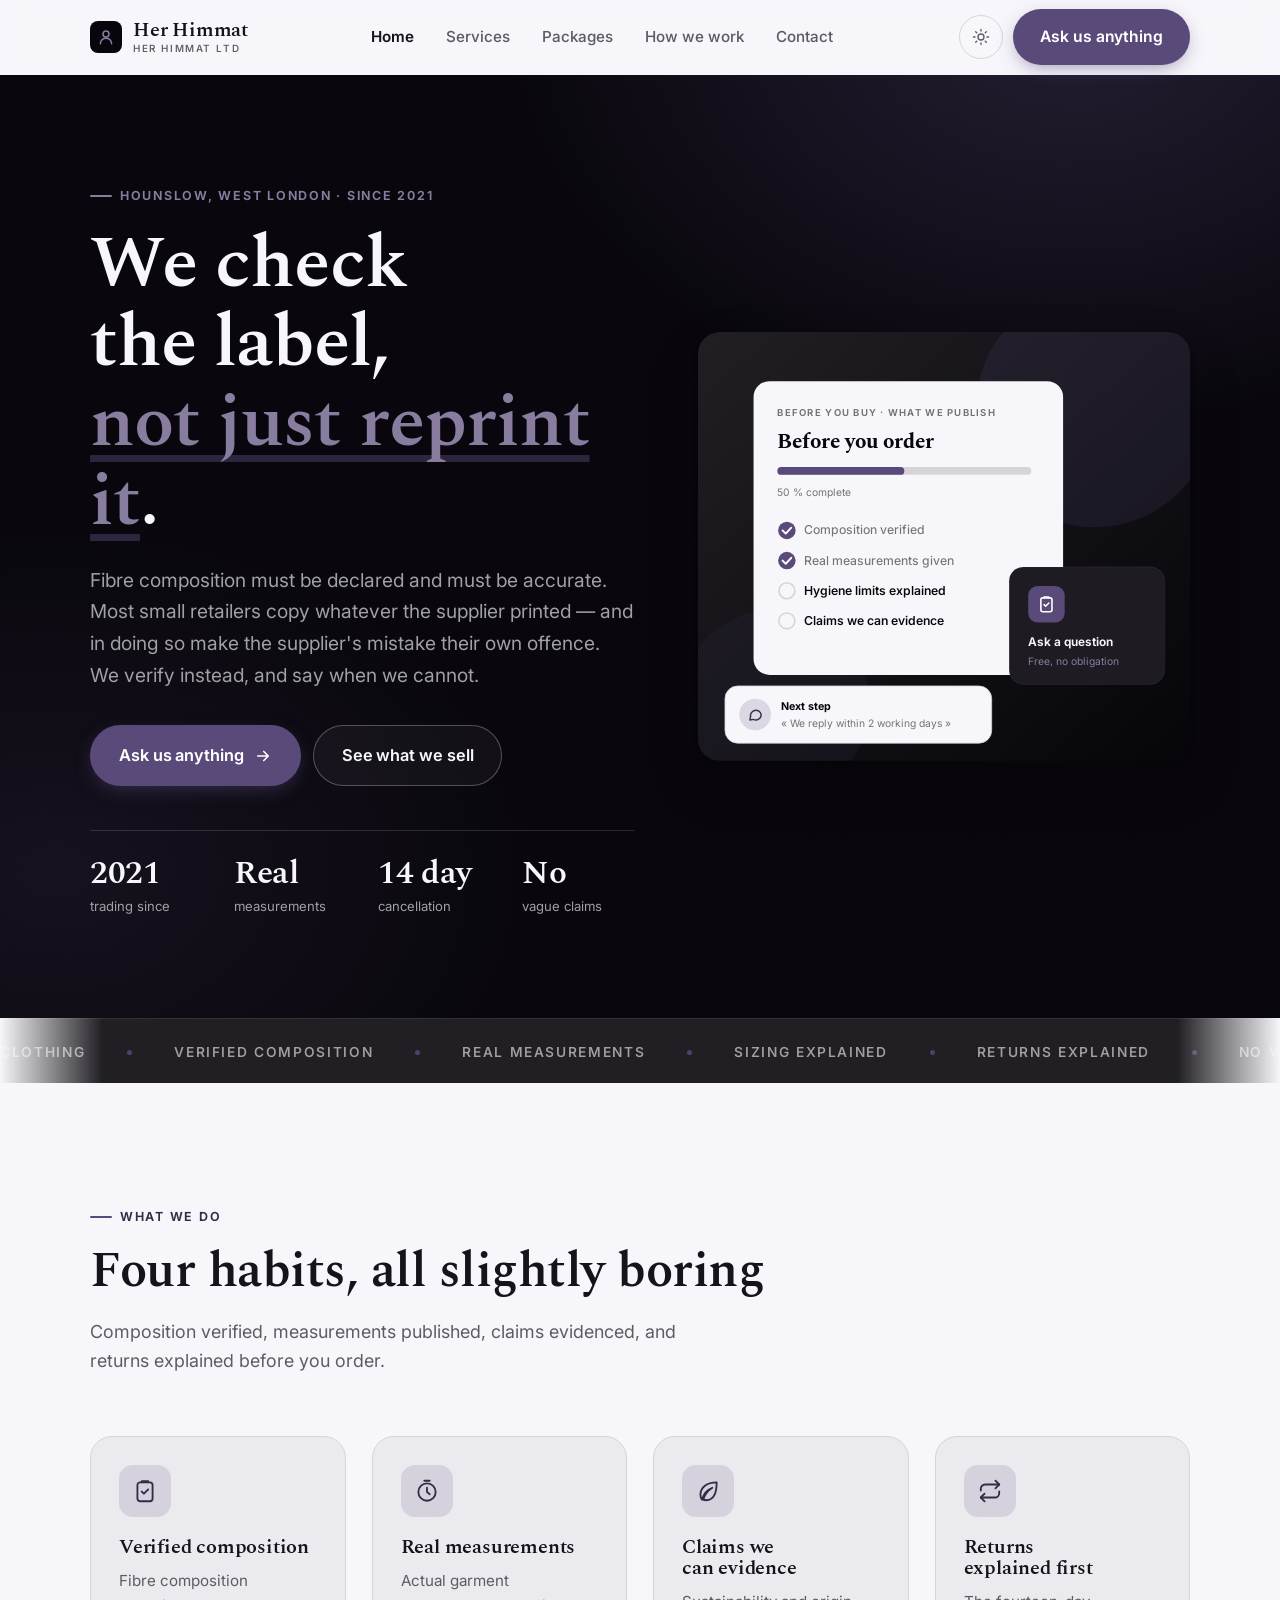
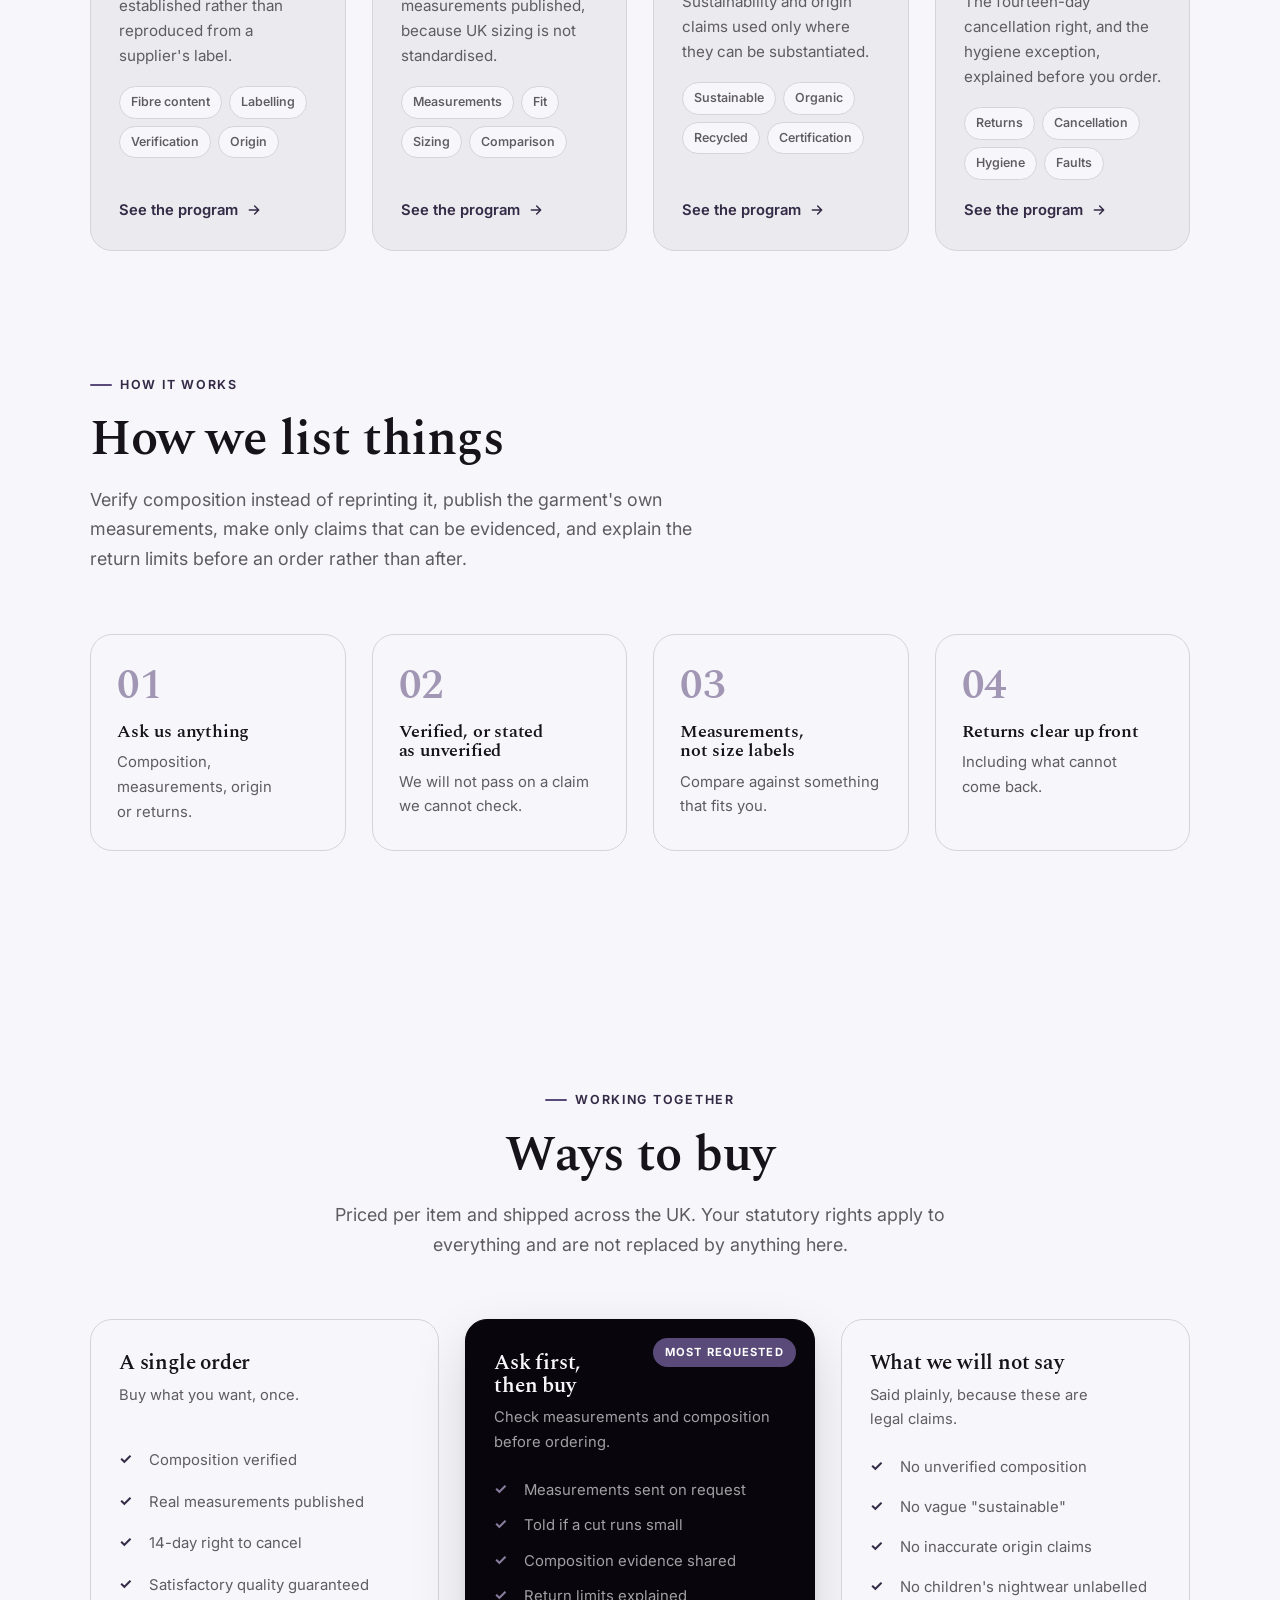
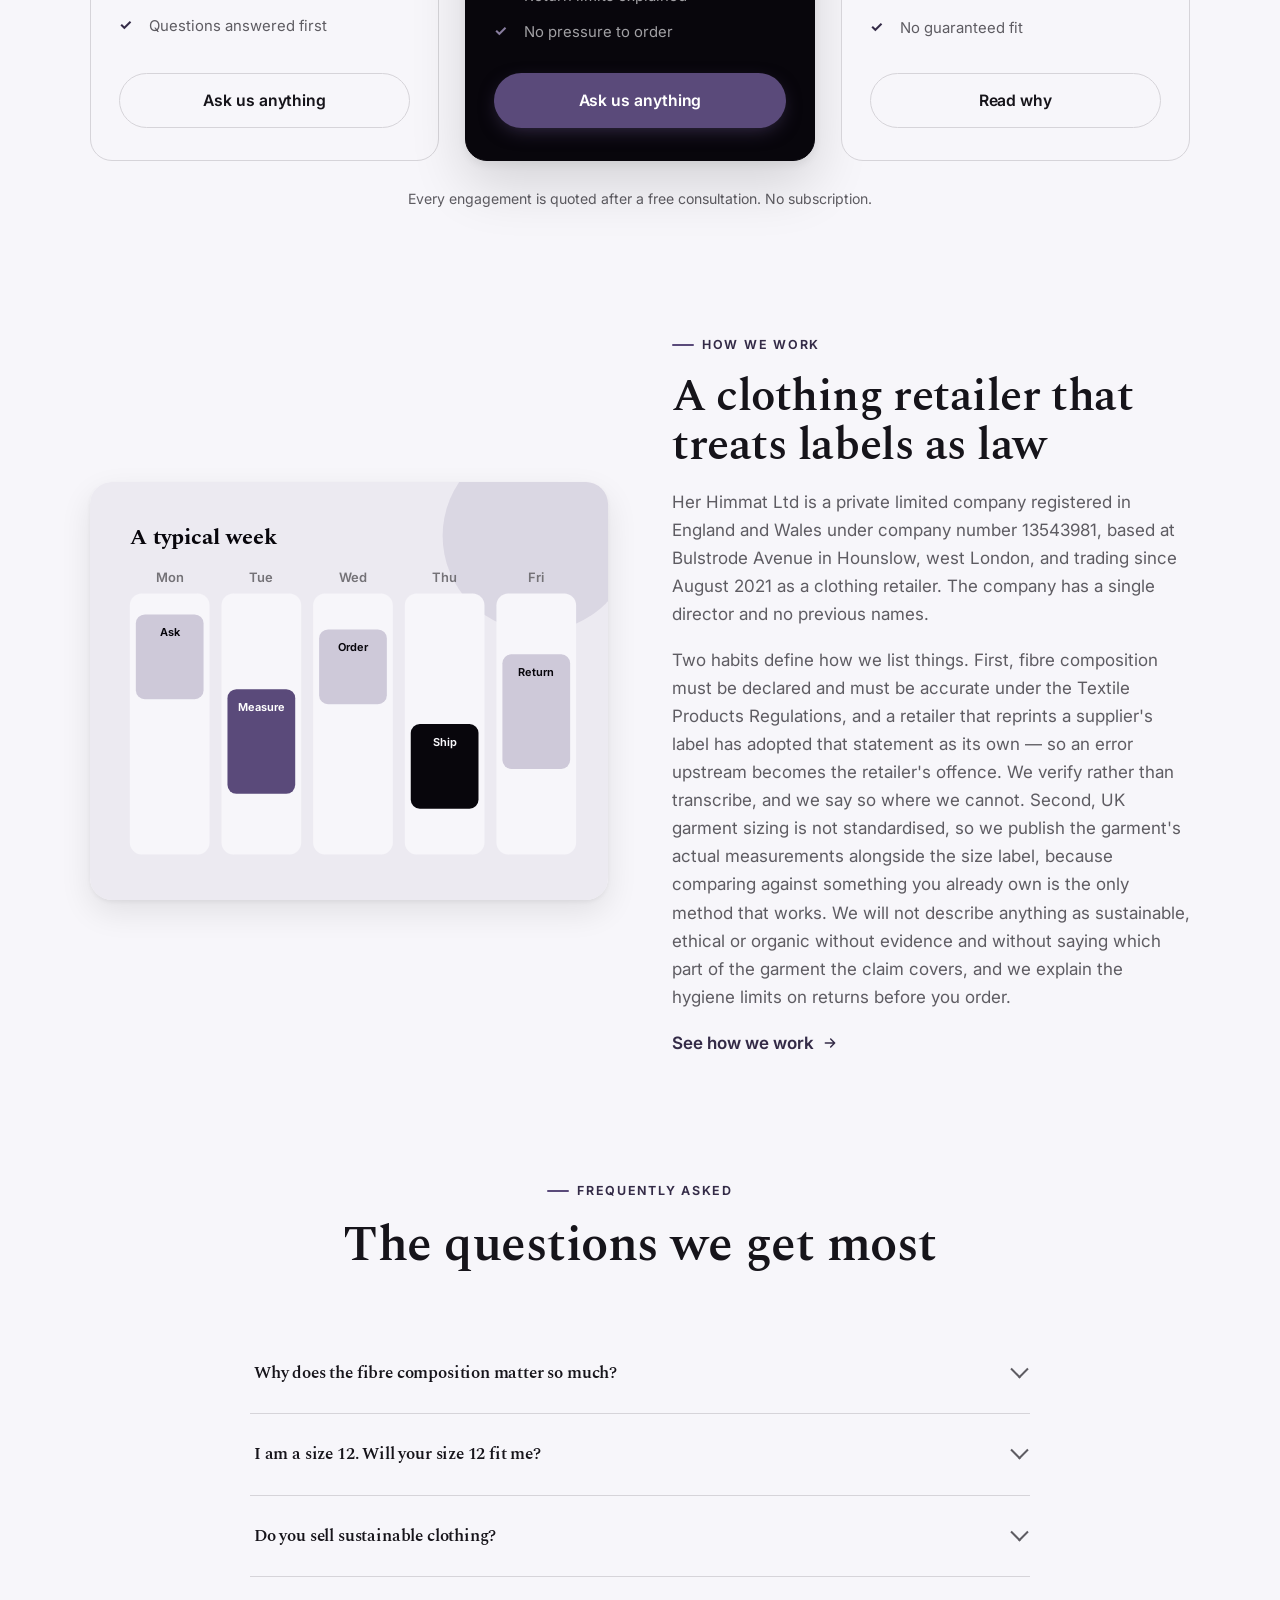
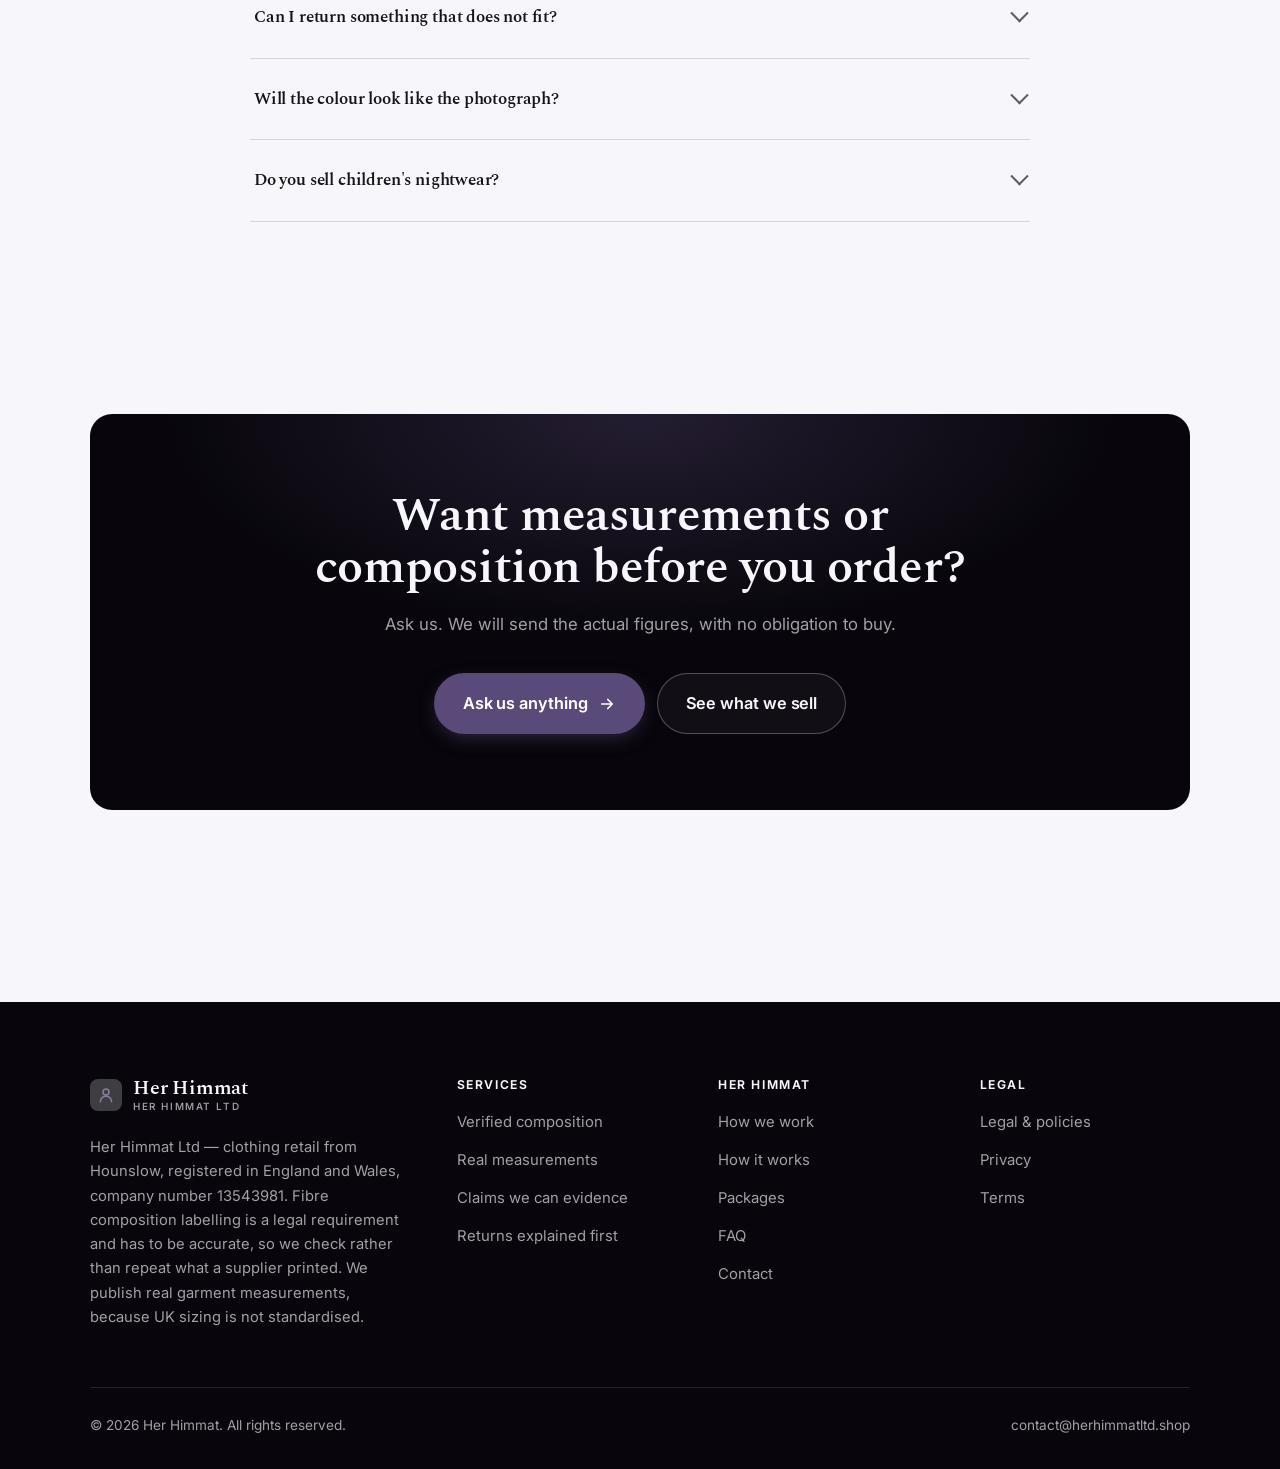
<file: index.html>
<!DOCTYPE html>
<html lang="en" class="no-js">
<head>
<meta charset="utf-8">
<meta name="viewport" content="width=device-width, initial-scale=1">
<title>Her Himmat Ltd — clothing retail, Hounslow</title>
<meta name="description" content="Her Himmat Ltd, a Hounslow clothing retailer: fibre composition checked rather than copied, real garment measurements published, and returns explained before you buy.">
<link rel="canonical" href="https://herhimmatltd.shop/">

<meta property="og:type" content="website">
<meta property="og:url" content="https://herhimmatltd.shop/">
<meta property="og:site_name" content="Her Himmat">
<meta property="og:locale" content="en_US">
<meta property="og:title" content="Her Himmat Ltd — clothing retail, Hounslow">
<meta property="og:description" content="Her Himmat Ltd, a Hounslow clothing retailer: fibre composition checked rather than copied, real garment measurements published, and returns explained before you buy.">
<meta name="theme-color" content="#08060c">

<link rel="icon" href="assets/img/favicon.svg" type="image/svg+xml">
<link rel="preconnect" href="https://fonts.googleapis.com">
<link rel="preconnect" href="https://fonts.gstatic.com" crossorigin>
<link rel="stylesheet" href="https://fonts.googleapis.com/css2?family=Spectral:wght@400;500;600;700&family=Inter:wght@400..700&display=swap">
<link rel="stylesheet" href="assets/css/style.css">

<!-- Thème appliqué avant le premier rendu (évite le flash) -->
<script>
document.documentElement.classList.remove('no-js');
(function(){try{var t=localStorage.getItem('site-theme');if(t){document.documentElement.setAttribute('data-theme',t);}}catch(e){}})();
</script>
<script type="application/ld+json">
{
  "@context": "https://schema.org",
  "@type": "Organization",
  "name": "Her Himmat",
  "url": "https://herhimmatltd.shop/",
  "email": "contact@herhimmatltd.shop",
  "description": "Her Himmat Ltd, a Hounslow clothing retailer: fibre composition checked rather than copied, real garment measurements published, and returns explained before you buy.",
  "areaServed": "US",
  "knowsLanguage": "en"
}
</script>
</head>

<body>
<a class="skip-link" href="#main">Skip to main content</a>

<header class="site-header">
  <nav class="wrap nav" aria-label="Main navigation">
    <a class="brand" href="index.html">
      <svg class="brand__mark" viewBox="0 0 64 64" aria-hidden="true">
        <rect class="bm-bg" width="64" height="64" rx="16"/>
        <g class="bm-ic" transform="translate(14 14) scale(1.5)" fill="none" stroke-width="2.1" stroke-linecap="round" stroke-linejoin="round"><circle cx="12" cy="8" r="4"/><path d="M4.5 21a7.5 7.5 0 0 1 15 0"/></g>
      </svg>
      <span>Her Himmat<span class="brand__sub">HER HIMMAT LTD</span></span>
    </a>

    <ul class="nav__links" id="nav-links">
      <li><a href="index.html" aria-current="page">Home</a></li>
      <li><a href="programs.html">Services</a></li>
      <li><a href="index.html#pricing">Packages</a></li>
      <li><a href="about.html">How we work</a></li>
      <li><a href="contact.html">Contact</a></li>
      <li><a class="btn btn--primary" href="contact.html">Ask us anything</a></li>
    </ul>

    <div class="nav__cta">
      <button class="theme-toggle" type="button" aria-label="Switch to dark theme">
        <svg class="icon-sun" viewBox="0 0 24 24" fill="none" stroke="currentColor" stroke-width="1.8" stroke-linecap="round" aria-hidden="true"><circle cx="12" cy="12" r="4"/><path d="M12 2v2m0 16v2M2 12h2m16 0h2M4.9 4.9l1.4 1.4m11.4 11.4 1.4 1.4M19.1 4.9l-1.4 1.4M6.3 17.7l-1.4 1.4"/></svg>
        <svg class="icon-moon" viewBox="0 0 24 24" fill="none" stroke="currentColor" stroke-width="1.8" stroke-linecap="round" stroke-linejoin="round" aria-hidden="true"><path d="M21 12.8A9 9 0 1 1 11.2 3a7 7 0 0 0 9.8 9.8z"/></svg>
      </button>
      <a class="btn btn--primary" href="contact.html">Ask us anything</a>
      <button class="nav__toggle" type="button" aria-expanded="false" aria-controls="nav-links" aria-label="Open menu">
        <svg class="icon-open" viewBox="0 0 24 24" fill="none" stroke="currentColor" stroke-width="2" stroke-linecap="round" aria-hidden="true"><path d="M3 6h18M3 12h18M3 18h18"/></svg>
        <svg class="icon-close" viewBox="0 0 24 24" fill="none" stroke="currentColor" stroke-width="2" stroke-linecap="round" aria-hidden="true"><path d="M6 6l12 12M18 6L6 18"/></svg>
      </button>
    </div>
  </nav>
</header>

<main id="main">

<section class="hero">
  <div class="wrap hero__inner">
    <div>
      <span class="eyebrow hero__eyebrow">Hounslow, west London · Since 2021</span>
      <h1>We check the label,<br> <em>not just reprint it</em>.</h1>
      <p class="hero__lede">Fibre composition must be declared and must be accurate. Most small retailers copy whatever the supplier printed — and in doing so make the supplier's mistake their own offence. We verify instead, and say when we cannot.</p>

      <div class="hero__actions">
        <a class="btn btn--primary btn--lg" href="contact.html">Ask us anything <svg viewBox="0 0 24 24" fill="none" stroke="currentColor" stroke-width="2.2" stroke-linecap="round" stroke-linejoin="round" aria-hidden="true"><path d="M5 12h14M13 6l6 6-6 6"/></svg></a>
        <a class="btn btn--on-dark btn--lg" href="programs.html">See what we sell</a>
      </div>

      <ul class="hero__proof">
        <li><span class="stat__num">2021</span><span class="stat__label">trading since</span></li>
        <li><span class="stat__num">Real</span><span class="stat__label">measurements</span></li>
        <li><span class="stat__num">14 day</span><span class="stat__label">cancellation</span></li>
        <li><span class="stat__num">No</span><span class="stat__label">vague claims</span></li>
      </ul>
    </div>

    <div class="hero__art">
      <svg viewBox="0 0 620 540" role="img" aria-label="What Her Himmat publishes before you order, from verified composition to real measurements.">
        <defs>
          <linearGradient id="hbg" x1="0" y1="0" x2="1" y2="1">
            <stop offset="0" stop-color="#211f24"/><stop offset="1" stop-color="#06050a"/>
          </linearGradient>
        </defs>
        <rect width="620" height="540" rx="22" fill="url(#hbg)"/>
        <circle cx="500" cy="96" r="150" fill="#5a4a7a" opacity=".16"/>
        <circle cx="96" cy="470" r="120" fill="#5a4a7a" opacity=".08"/>

        <g style="font-family: var(--font-body)">
          <!-- Carte programme -->
          <rect x="70" y="62" width="390" height="370" rx="20" fill="#f7f6fa"/>
          <text x="100" y="106" font-size="12" font-weight="650" letter-spacing="1.6" fill="#747277">BEFORE YOU BUY · WHAT WE PUBLISH</text>
          <text x="100" y="146" font-size="27" font-weight="700" fill="#08060c" style="font-family: var(--font-display)">Before you order</text>
          <rect x="100" y="170" width="320" height="10" rx="5" fill="#d6d4d9"/>
          <rect x="100" y="170" width="160" height="10" rx="5" fill="#5a4a7a"/>
          <text x="100" y="206" font-size="13" fill="#747277">50 % complete</text>
          <circle cx="112" cy="250" r="11" fill="#5a4a7a"/><path d="M106.5 250l4 4 7-7.5" fill="none" stroke="#ffffff" stroke-width="2.4" stroke-linecap="round" stroke-linejoin="round"/><text x="134" y="255" font-size="15.5" fill="#747277" font-weight="450">Composition verified</text>
          <circle cx="112" cy="288" r="11" fill="#5a4a7a"/><path d="M106.5 288l4 4 7-7.5" fill="none" stroke="#ffffff" stroke-width="2.4" stroke-linecap="round" stroke-linejoin="round"/><text x="134" y="293" font-size="15.5" fill="#747277" font-weight="450">Real measurements given</text>
          <circle cx="112" cy="326" r="10" fill="none" stroke="#d6d4d9" stroke-width="2"/><text x="134" y="331" font-size="15.5" fill="#08060c" font-weight="560">Hygiene limits explained</text>
          <circle cx="112" cy="364" r="10" fill="none" stroke="#d6d4d9" stroke-width="2"/><text x="134" y="369" font-size="15.5" fill="#08060c" font-weight="560">Claims we can evidence</text>

          <!-- Carte séance -->
          <rect x="392" y="296" width="196" height="148" rx="18" fill="#1e1c22" stroke="#ffffff" stroke-opacity=".08"/>
          <rect x="416" y="320" width="46" height="46" rx="12" fill="#5a4a7a"/>
          <g transform="translate(427 331)" fill="none" stroke="#ffffff" color="#ffffff" stroke-width="2" stroke-linecap="round" stroke-linejoin="round"><rect x="5" y="4" width="14" height="17.5" rx="2.5"/><path d="M9 4V3h6v1M9 12.5l2 2 4-4"/></g>
          <text x="416" y="396" font-size="15" font-weight="650" fill="#f7f6fa">Ask a question</text>
          <text x="416" y="420" font-size="13" fill="#887d9f">Free, no obligation</text>

          <!-- Retour du coach -->
          <rect x="34" y="446" width="336" height="72" rx="16" fill="#f7f6fa" stroke="#d6d4d9"/>
          <circle cx="72" cy="482" r="20" fill="#dbd7e3"/>
          <g transform="translate(62 472) scale(.84)" fill="none" stroke="#3b304f" stroke-width="2.2" stroke-linecap="round" stroke-linejoin="round"><path d="M21 12a8 8 0 0 1-11.6 7.1L4 20l1-4.6A8 8 0 1 1 21 12z"/></g>
          <text x="104" y="476" font-size="13.5" font-weight="700" fill="#08060c">Next step</text>
          <text x="104" y="498" font-size="13" fill="#747277">« We reply within 2 working days »</text>
        </g>
      </svg>
    </div>
  </div>
</section>

<div class="marquee" aria-hidden="true">
  <div class="marquee__track"><span>Clothing</span><span>Verified composition</span><span>Real measurements</span><span>Sizing explained</span><span>Returns explained</span><span>No vague eco claims</span><span>Origin stated accurately</span><span>Statutory rights</span><span>Hygiene exception</span><span>Honest colour notes</span><span>Clothing</span><span>Verified composition</span><span>Real measurements</span><span>Sizing explained</span><span>Returns explained</span><span>No vague eco claims</span><span>Origin stated accurately</span><span>Statutory rights</span><span>Hygiene exception</span><span>Honest colour notes</span></div>
</div>

<section class="section wrap" id="programs">
  <div class="section-head reveal">
    <span class="eyebrow">What we do</span>
    <h2>Four habits, all slightly boring</h2>
    <p>Composition verified, measurements published, claims evidenced, and returns explained before you order.</p>
  </div>
  <div class="grid grid--4 reveal-group">
    <a class="card" href="programs.html#composition">
      <div class="card__icon"><svg viewBox="0 0 24 24" fill="none" stroke="currentColor" stroke-width="1.7" stroke-linecap="round" stroke-linejoin="round" aria-hidden="true"><rect x="5" y="4" width="14" height="17.5" rx="2.5"/><path d="M9 4V3h6v1M9 12.5l2 2 4-4"/></svg></div>
      <h3>Verified composition</h3>
      <p>Fibre composition established rather than reproduced from a supplier's label.</p>
      <ul class="tags"><li>Fibre content</li><li>Labelling</li><li>Verification</li><li>Origin</li></ul>
      <span class="arrow-link">See the program <svg viewBox="0 0 24 24" fill="none" stroke="currentColor" stroke-width="2.2" stroke-linecap="round" stroke-linejoin="round" aria-hidden="true"><path d="M5 12h14M13 6l6 6-6 6"/></svg></span>
    </a>
    <a class="card" href="programs.html#sizing">
      <div class="card__icon"><svg viewBox="0 0 24 24" fill="none" stroke="currentColor" stroke-width="1.7" stroke-linecap="round" stroke-linejoin="round" aria-hidden="true"><circle cx="12" cy="13" r="8"/><path d="M12 9v4l2.5 2M9.5 2.5h5"/></svg></div>
      <h3>Real measurements</h3>
      <p>Actual garment measurements published, because UK sizing is not standardised.</p>
      <ul class="tags"><li>Measurements</li><li>Fit</li><li>Sizing</li><li>Comparison</li></ul>
      <span class="arrow-link">See the program <svg viewBox="0 0 24 24" fill="none" stroke="currentColor" stroke-width="2.2" stroke-linecap="round" stroke-linejoin="round" aria-hidden="true"><path d="M5 12h14M13 6l6 6-6 6"/></svg></span>
    </a>
    <a class="card" href="programs.html#claims">
      <div class="card__icon"><svg viewBox="0 0 24 24" fill="none" stroke="currentColor" stroke-width="1.7" stroke-linecap="round" stroke-linejoin="round" aria-hidden="true"><path d="M20 4c-9 0-15 4.5-15 11.5 0 2 .6 3.4 1.5 4.5C8 14 12 10.5 16 9c-4 2.5-7 6-8.5 11 1 .4 2 .5 3 .5C17 20.5 20 14 20 4z"/></svg></div>
      <h3>Claims we can evidence</h3>
      <p>Sustainability and origin claims used only where they can be substantiated.</p>
      <ul class="tags"><li>Sustainable</li><li>Organic</li><li>Recycled</li><li>Certification</li></ul>
      <span class="arrow-link">See the program <svg viewBox="0 0 24 24" fill="none" stroke="currentColor" stroke-width="2.2" stroke-linecap="round" stroke-linejoin="round" aria-hidden="true"><path d="M5 12h14M13 6l6 6-6 6"/></svg></span>
    </a>
    <a class="card" href="programs.html#returns">
      <div class="card__icon"><svg viewBox="0 0 24 24" fill="none" stroke="currentColor" stroke-width="1.7" stroke-linecap="round" stroke-linejoin="round" aria-hidden="true"><path d="M17 2.5l3.5 3.5L17 9.5"/><path d="M3.5 11.5V10A4 4 0 0 1 7.5 6h13M7 21.5 3.5 18 7 14.5"/><path d="M20.5 12.5V14a4 4 0 0 1-4 4h-13"/></svg></div>
      <h3>Returns explained first</h3>
      <p>The fourteen-day cancellation right, and the hygiene exception, explained before you order.</p>
      <ul class="tags"><li>Returns</li><li>Cancellation</li><li>Hygiene</li><li>Faults</li></ul>
      <span class="arrow-link">See the program <svg viewBox="0 0 24 24" fill="none" stroke="currentColor" stroke-width="2.2" stroke-linecap="round" stroke-linejoin="round" aria-hidden="true"><path d="M5 12h14M13 6l6 6-6 6"/></svg></span>
    </a>
  </div>
</section>

<section class="section section--flush wrap" id="how-it-works">
  <div class="section-head reveal">
    <span class="eyebrow">How it works</span>
    <h2>How we list things</h2>
    <p>Verify composition instead of reprinting it, publish the garment's own measurements, make only claims that can be evidenced, and explain the return limits before an order rather than after.</p>
  </div>
  <div class="grid grid--4 steps reveal-group">
    <article class="step">
      <h3>Ask us anything</h3>
      <p>Composition, measurements, origin or returns.</p>
    </article>
    <article class="step">
      <h3>Verified, or stated as unverified</h3>
      <p>We will not pass on a claim we cannot check.</p>
    </article>
    <article class="step">
      <h3>Measurements, not size labels</h3>
      <p>Compare against something that fits you.</p>
    </article>
    <article class="step">
      <h3>Returns clear up front</h3>
      <p>Including what cannot come back.</p>
    </article>
  </div>
</section>

<section class="section wrap" id="pricing">
  <div class="section-head section-head--center reveal">
    <span class="eyebrow">Working together</span>
    <h2>Ways to buy</h2>
    <p>Priced per item and shipped across the UK. Your statutory rights apply to everything and are not replaced by anything here.</p>
  </div>
  <div class="grid grid--3 plans reveal-group">
    <article class="plan">
      
      <h3>A single order</h3>
      <p class="plan__desc">Buy what you want, once.</p>
      
      <ul class="plan__features">
        <li>Composition verified</li>
        <li>Real measurements published</li>
        <li>14-day right to cancel</li>
        <li>Satisfactory quality guaranteed</li>
        <li>Questions answered first</li>
      </ul>
      <a class="btn btn--ghost btn--block" href="contact.html">Ask us anything</a>
    </article>
    <article class="plan plan--featured">
      <span class="plan__tag">Most requested</span>
      <h3>Ask first, then buy</h3>
      <p class="plan__desc">Check measurements and composition before ordering.</p>
      
      <ul class="plan__features">
        <li>Measurements sent on request</li>
        <li>Told if a cut runs small</li>
        <li>Composition evidence shared</li>
        <li>Return limits explained</li>
        <li>No pressure to order</li>
      </ul>
      <a class="btn btn--primary btn--block" href="contact.html">Ask us anything</a>
    </article>
    <article class="plan">
      
      <h3>What we will not say</h3>
      <p class="plan__desc">Said plainly, because these are legal claims.</p>
      
      <ul class="plan__features">
        <li>No unverified composition</li>
        <li>No vague &quot;sustainable&quot;</li>
        <li>No inaccurate origin claims</li>
        <li>No children's nightwear unlabelled</li>
        <li>No guaranteed fit</li>
      </ul>
      <a class="btn btn--ghost btn--block" href="contact.html">Read why</a>
    </article>
  </div>
  <p class="plans-note">Every engagement is quoted after a free consultation. No subscription.</p>
</section>

<section class="section section--flush wrap">
  <div class="split reveal">
    <div class="split__art">
      <svg viewBox="0 0 520 420" role="img" aria-label="Example of a typical week: Ask, Measure, Order, Ship, Return.">
        <rect width="520" height="420" rx="20" fill="#eceaf1"/>
        <circle cx="450" cy="54" r="96" fill="#5a4a7a" opacity=".12"/>
        <g style="font-family: var(--font-body)">
        <text x="40" y="62" font-size="22" font-weight="700" fill="#08060c" style="font-family: var(--font-display)">A typical week</text>
        <text x="80" y="100" text-anchor="middle" font-size="13" font-weight="600" fill="#747277">Mon</text>
        <rect x="40" y="112" width="80" height="262" rx="12" fill="#f7f6fa"/>
        <rect x="46" y="133" width="68" height="85" rx="9" fill="#cec9d9"/>
        <text x="80" y="155" text-anchor="middle" font-size="11" font-weight="650" fill="#08060c">Ask</text>
        <text x="172" y="100" text-anchor="middle" font-size="13" font-weight="600" fill="#747277">Tue</text>
        <rect x="132" y="112" width="80" height="262" rx="12" fill="#f7f6fa"/>
        <rect x="138" y="208" width="68" height="105" rx="9" fill="#5a4a7a"/>
        <text x="172" y="230" text-anchor="middle" font-size="11" font-weight="650" fill="#ffffff">Measure</text>
        <text x="264" y="100" text-anchor="middle" font-size="13" font-weight="600" fill="#747277">Wed</text>
        <rect x="224" y="112" width="80" height="262" rx="12" fill="#f7f6fa"/>
        <rect x="230" y="148" width="68" height="75" rx="9" fill="#cec9d9"/>
        <text x="264" y="170" text-anchor="middle" font-size="11" font-weight="650" fill="#08060c">Order</text>
        <text x="356" y="100" text-anchor="middle" font-size="13" font-weight="600" fill="#747277">Thu</text>
        <rect x="316" y="112" width="80" height="262" rx="12" fill="#f7f6fa"/>
        <rect x="322" y="243" width="68" height="85" rx="9" fill="#08060c"/>
        <text x="356" y="265" text-anchor="middle" font-size="11" font-weight="650" fill="#f7f6fa">Ship</text>
        <text x="448" y="100" text-anchor="middle" font-size="13" font-weight="600" fill="#747277">Fri</text>
        <rect x="408" y="112" width="80" height="262" rx="12" fill="#f7f6fa"/>
        <rect x="414" y="173" width="68" height="115" rx="9" fill="#cec9d9"/>
        <text x="448" y="195" text-anchor="middle" font-size="11" font-weight="650" fill="#08060c">Return</text>
        </g>
      </svg>
    </div>
    <div>
      <span class="eyebrow">How we work</span>
      <h2>A clothing retailer that treats labels as law</h2>
      <p>Her Himmat Ltd is a private limited company registered in England and Wales under company number 13543981, based at Bulstrode Avenue in Hounslow, west London, and trading since August 2021 as a clothing retailer. The company has a single director and no previous names.</p>
      <p>Two habits define how we list things. First, fibre composition must be declared and must be accurate under the Textile Products Regulations, and a retailer that reprints a supplier's label has adopted that statement as its own — so an error upstream becomes the retailer's offence. We verify rather than transcribe, and we say so where we cannot. Second, UK garment sizing is not standardised, so we publish the garment's actual measurements alongside the size label, because comparing against something you already own is the only method that works. We will not describe anything as sustainable, ethical or organic without evidence and without saying which part of the garment the claim covers, and we explain the hygiene limits on returns before you order.</p>
      <p><a class="arrow-link" href="about.html">See how we work <svg viewBox="0 0 24 24" fill="none" stroke="currentColor" stroke-width="2.2" stroke-linecap="round" stroke-linejoin="round" aria-hidden="true"><path d="M5 12h14M13 6l6 6-6 6"/></svg></a></p>
    </div>
  </div>
</section>

<section class="section section--flush wrap" id="faq">
  <div class="section-head section-head--center reveal">
    <span class="eyebrow">Frequently asked</span>
    <h2>The questions we get most</h2>
  </div>
  <div class="faq reveal">
    <details>
      <summary>Why does the fibre composition matter so much?</summary>
      <p>Because it is a legal requirement rather than product information. Textile products must carry an accurate fibre composition, and an inaccurate one is both a regulatory breach and a misleading commercial practice. The part retailers miss is that reprinting a supplier's label makes the claim theirs, so if the supplier got it wrong, the problem lands here. We verify instead.</p>
    </details>
    <details>
      <summary>I am a size 12. Will your size 12 fit me?</summary>
      <p>Possibly, and that is not a satisfying answer because UK sizing has no standard behind it. A 12 from two brands can differ by inches. That is why we publish the garment's actual measurements: take something that already fits you, measure it flat, and compare. It is more effort than trusting a label and considerably more reliable.</p>
    </details>
    <details>
      <summary>Do you sell sustainable clothing?</summary>
      <p>We sell some items where we can evidence a specific claim, and we will tell you which element of the garment it covers and which scheme certified it. What we will not do is apply the word to a whole product because part of it qualifies. Vague green claims are exactly what the CMA guidance was written to address, and they are easy to make and hard to check.</p>
    </details>
    <details>
      <summary>Can I return something that does not fit?</summary>
      <p>Yes, within fourteen days of receiving it, without giving a reason. The exception is sealed underwear and swimwear once the packaging has been opened, which cannot be returned on hygiene grounds. We say that before you order rather than when you are trying to send it back. If something is faulty or not as described, that is a separate and stronger right.</p>
    </details>
    <details>
      <summary>Will the colour look like the photograph?</summary>
      <p>Close, usually, but screens vary and we will not pretend otherwise. If a colour is particularly hard to photograph we say so in the listing. If an exact shade matters for an occasion, ask us and we will describe it against something recognisable rather than relying on the image.</p>
    </details>
    <details>
      <summary>Do you sell children's nightwear?</summary>
      <p>Only with the flammability labelling the Nightwear (Safety) Regulations require, and we do not stock children's garments with cords or drawstrings in positions the safety standard excludes. Those rules exist because of specific, serious injuries, and they are not the kind of thing to take a supplier's word on.</p>
    </details>
  </div>
</section>

<section class="wrap section--tight">
  <div class="cta-band reveal">
    <h2>Want measurements or composition before you order?</h2>
    <p>Ask us. We will send the actual figures, with no obligation to buy.</p>
    <div class="hero__actions">
      <a class="btn btn--primary btn--lg" href="contact.html">Ask us anything <svg viewBox="0 0 24 24" fill="none" stroke="currentColor" stroke-width="2.2" stroke-linecap="round" stroke-linejoin="round" aria-hidden="true"><path d="M5 12h14M13 6l6 6-6 6"/></svg></a>
      <a class="btn btn--on-dark btn--lg" href="programs.html">See what we sell</a>
    </div>
  </div>
</section>

</main>

<footer class="site-footer">
  <div class="wrap">
    <div class="footer__grid">
      <div class="footer__brand">
        <a class="brand" href="index.html">
          <svg class="brand__mark" viewBox="0 0 64 64" aria-hidden="true">
        <rect class="bm-bg" width="64" height="64" rx="16"/>
        <g class="bm-ic" transform="translate(14 14) scale(1.5)" fill="none" stroke-width="2.1" stroke-linecap="round" stroke-linejoin="round"><circle cx="12" cy="8" r="4"/><path d="M4.5 21a7.5 7.5 0 0 1 15 0"/></g>
      </svg>
          <span>Her Himmat<span class="brand__sub">HER HIMMAT LTD</span></span>
        </a>
        <p>Her Himmat Ltd — clothing retail from Hounslow, registered in England and Wales, company number 13543981. Fibre composition labelling is a legal requirement and has to be accurate, so we check rather than repeat what a supplier printed. We publish real garment measurements, because UK sizing is not standardised.</p>
      </div>

      <div class="footer__col">
        <h4>Services</h4>
        <ul>
          <li><a href="programs.html#composition">Verified composition</a></li>
          <li><a href="programs.html#sizing">Real measurements</a></li>
          <li><a href="programs.html#claims">Claims we can evidence</a></li>
          <li><a href="programs.html#returns">Returns explained first</a></li>
        </ul>
      </div>

      <div class="footer__col">
        <h4>Her Himmat</h4>
        <ul>
          <li><a href="about.html">How we work</a></li>
          <li><a href="index.html#how-it-works">How it works</a></li>
          <li><a href="index.html#pricing">Packages</a></li>
          <li><a href="index.html#faq">FAQ</a></li>
          <li><a href="contact.html">Contact</a></li>
        </ul>
      </div>

      <div class="footer__col">
        <h4>Legal</h4>
        <ul>
          <li><a href="legal.html">Legal &amp; policies</a></li>
          <li><a href="legal.html#privacy">Privacy</a></li>
          <li><a href="legal.html#terms">Terms</a></li>
        </ul>
      </div>
    </div>

    <div class="footer__bottom">
      <p>© <span data-year>2026</span> Her Himmat. All rights reserved.</p>
      <p><a href="mailto:contact@herhimmatltd.shop">contact@herhimmatltd.shop</a></p>
    </div>
  </div>
</footer>

<script src="assets/js/main.js" defer></script>
</body>
</html>
</file>
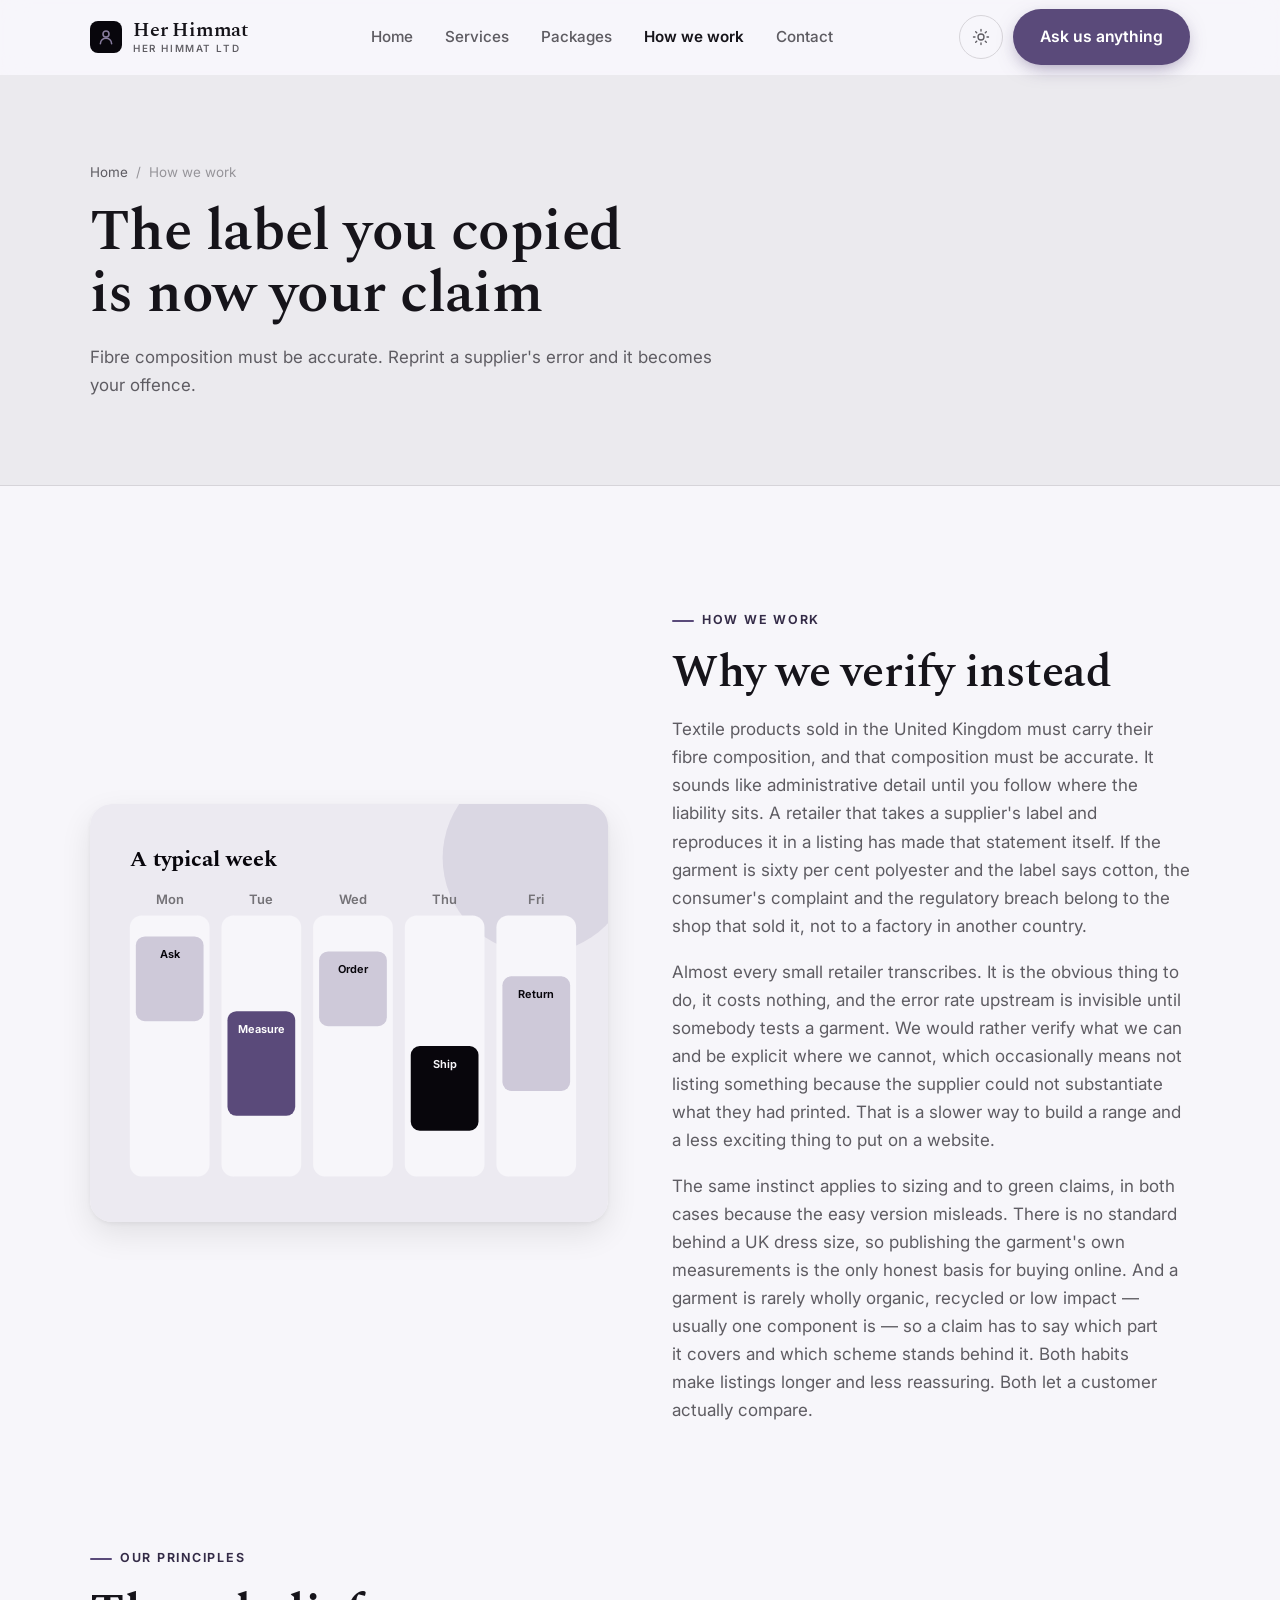
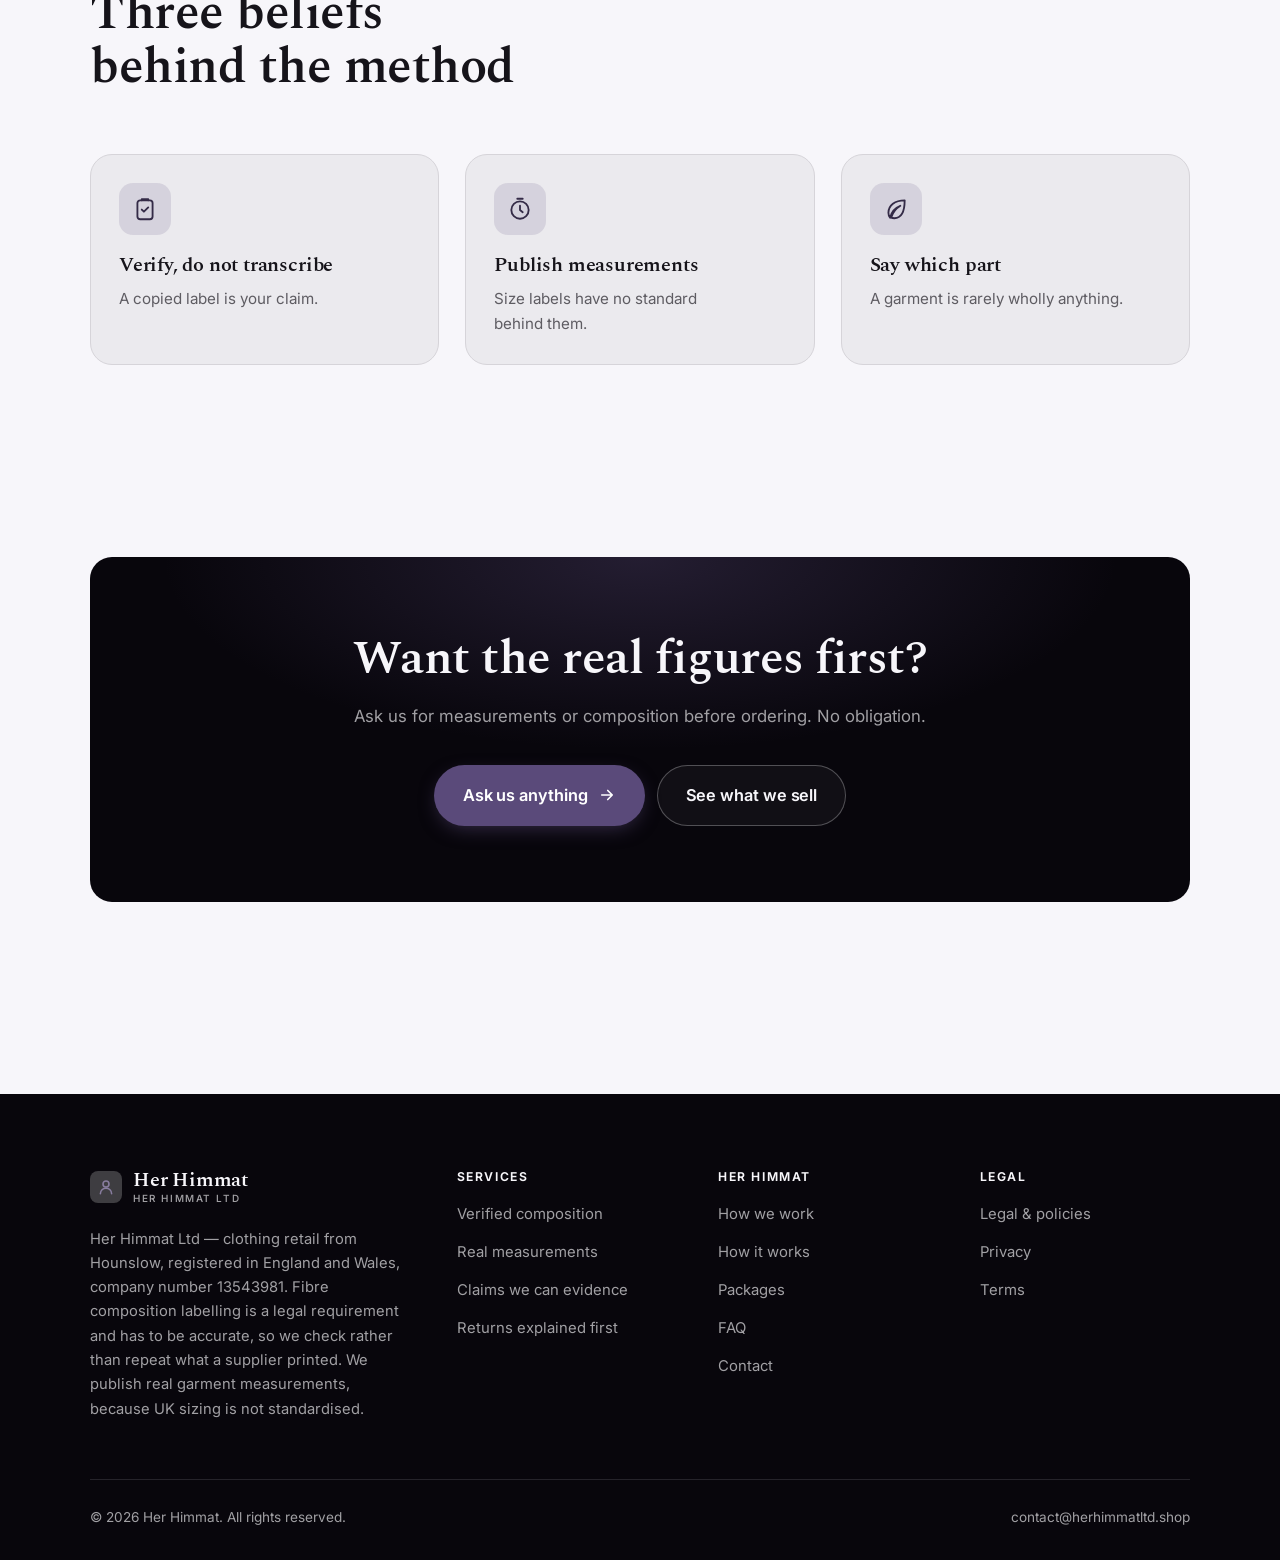
<file: about.html>
<!DOCTYPE html>
<html lang="en" class="no-js">
<head>
<meta charset="utf-8">
<meta name="viewport" content="width=device-width, initial-scale=1">
<title>How we work — Her Himmat</title>
<meta name="description" content="About Her Himmat Ltd, a clothing retailer in Hounslow since 2021, company number 13543981.">
<link rel="canonical" href="https://herhimmatltd.shop/about.html">

<meta property="og:type" content="website">
<meta property="og:url" content="https://herhimmatltd.shop/about.html">
<meta property="og:site_name" content="Her Himmat">
<meta property="og:locale" content="en_US">
<meta property="og:title" content="How we work — Her Himmat">
<meta property="og:description" content="About Her Himmat Ltd, a clothing retailer in Hounslow since 2021, company number 13543981.">
<meta name="theme-color" content="#08060c">

<link rel="icon" href="assets/img/favicon.svg" type="image/svg+xml">
<link rel="preconnect" href="https://fonts.googleapis.com">
<link rel="preconnect" href="https://fonts.gstatic.com" crossorigin>
<link rel="stylesheet" href="https://fonts.googleapis.com/css2?family=Spectral:wght@400;500;600;700&family=Inter:wght@400..700&display=swap">
<link rel="stylesheet" href="assets/css/style.css">

<!-- Thème appliqué avant le premier rendu (évite le flash) -->
<script>
document.documentElement.classList.remove('no-js');
(function(){try{var t=localStorage.getItem('site-theme');if(t){document.documentElement.setAttribute('data-theme',t);}}catch(e){}})();
</script>
</head>

<body>
<a class="skip-link" href="#main">Skip to main content</a>

<header class="site-header">
  <nav class="wrap nav" aria-label="Main navigation">
    <a class="brand" href="index.html">
      <svg class="brand__mark" viewBox="0 0 64 64" aria-hidden="true">
        <rect class="bm-bg" width="64" height="64" rx="16"/>
        <g class="bm-ic" transform="translate(14 14) scale(1.5)" fill="none" stroke-width="2.1" stroke-linecap="round" stroke-linejoin="round"><circle cx="12" cy="8" r="4"/><path d="M4.5 21a7.5 7.5 0 0 1 15 0"/></g>
      </svg>
      <span>Her Himmat<span class="brand__sub">HER HIMMAT LTD</span></span>
    </a>

    <ul class="nav__links" id="nav-links">
      <li><a href="index.html">Home</a></li>
      <li><a href="programs.html">Services</a></li>
      <li><a href="index.html#pricing">Packages</a></li>
      <li><a href="about.html" aria-current="page">How we work</a></li>
      <li><a href="contact.html">Contact</a></li>
      <li><a class="btn btn--primary" href="contact.html">Ask us anything</a></li>
    </ul>

    <div class="nav__cta">
      <button class="theme-toggle" type="button" aria-label="Switch to dark theme">
        <svg class="icon-sun" viewBox="0 0 24 24" fill="none" stroke="currentColor" stroke-width="1.8" stroke-linecap="round" aria-hidden="true"><circle cx="12" cy="12" r="4"/><path d="M12 2v2m0 16v2M2 12h2m16 0h2M4.9 4.9l1.4 1.4m11.4 11.4 1.4 1.4M19.1 4.9l-1.4 1.4M6.3 17.7l-1.4 1.4"/></svg>
        <svg class="icon-moon" viewBox="0 0 24 24" fill="none" stroke="currentColor" stroke-width="1.8" stroke-linecap="round" stroke-linejoin="round" aria-hidden="true"><path d="M21 12.8A9 9 0 1 1 11.2 3a7 7 0 0 0 9.8 9.8z"/></svg>
      </button>
      <a class="btn btn--primary" href="contact.html">Ask us anything</a>
      <button class="nav__toggle" type="button" aria-expanded="false" aria-controls="nav-links" aria-label="Open menu">
        <svg class="icon-open" viewBox="0 0 24 24" fill="none" stroke="currentColor" stroke-width="2" stroke-linecap="round" aria-hidden="true"><path d="M3 6h18M3 12h18M3 18h18"/></svg>
        <svg class="icon-close" viewBox="0 0 24 24" fill="none" stroke="currentColor" stroke-width="2" stroke-linecap="round" aria-hidden="true"><path d="M6 6l12 12M18 6L6 18"/></svg>
      </button>
    </div>
  </nav>
</header>

<main id="main">

<section class="page-head">
  <div class="wrap">
    <nav class="breadcrumb" aria-label="Breadcrumb">
      <a href="index.html">Home</a><span>/</span><span aria-current="page">How we work</span>
    </nav>
    <h1>The label you copied is now your claim</h1>
    <p>Fibre composition must be accurate. Reprint a supplier's error and it becomes your offence.</p>
  </div>
</section>

<section class="section wrap">
  <div class="split reveal">
    <div class="split__art">
      <svg viewBox="0 0 520 420" role="img" aria-label="Example of a typical week: Ask, Measure, Order, Ship, Return.">
        <rect width="520" height="420" rx="20" fill="#eceaf1"/>
        <circle cx="450" cy="54" r="96" fill="#5a4a7a" opacity=".12"/>
        <g style="font-family: var(--font-body)">
        <text x="40" y="62" font-size="22" font-weight="700" fill="#08060c" style="font-family: var(--font-display)">A typical week</text>
        <text x="80" y="100" text-anchor="middle" font-size="13" font-weight="600" fill="#747277">Mon</text>
        <rect x="40" y="112" width="80" height="262" rx="12" fill="#f7f6fa"/>
        <rect x="46" y="133" width="68" height="85" rx="9" fill="#cec9d9"/>
        <text x="80" y="155" text-anchor="middle" font-size="11" font-weight="650" fill="#08060c">Ask</text>
        <text x="172" y="100" text-anchor="middle" font-size="13" font-weight="600" fill="#747277">Tue</text>
        <rect x="132" y="112" width="80" height="262" rx="12" fill="#f7f6fa"/>
        <rect x="138" y="208" width="68" height="105" rx="9" fill="#5a4a7a"/>
        <text x="172" y="230" text-anchor="middle" font-size="11" font-weight="650" fill="#ffffff">Measure</text>
        <text x="264" y="100" text-anchor="middle" font-size="13" font-weight="600" fill="#747277">Wed</text>
        <rect x="224" y="112" width="80" height="262" rx="12" fill="#f7f6fa"/>
        <rect x="230" y="148" width="68" height="75" rx="9" fill="#cec9d9"/>
        <text x="264" y="170" text-anchor="middle" font-size="11" font-weight="650" fill="#08060c">Order</text>
        <text x="356" y="100" text-anchor="middle" font-size="13" font-weight="600" fill="#747277">Thu</text>
        <rect x="316" y="112" width="80" height="262" rx="12" fill="#f7f6fa"/>
        <rect x="322" y="243" width="68" height="85" rx="9" fill="#08060c"/>
        <text x="356" y="265" text-anchor="middle" font-size="11" font-weight="650" fill="#f7f6fa">Ship</text>
        <text x="448" y="100" text-anchor="middle" font-size="13" font-weight="600" fill="#747277">Fri</text>
        <rect x="408" y="112" width="80" height="262" rx="12" fill="#f7f6fa"/>
        <rect x="414" y="173" width="68" height="115" rx="9" fill="#cec9d9"/>
        <text x="448" y="195" text-anchor="middle" font-size="11" font-weight="650" fill="#08060c">Return</text>
        </g>
      </svg>
    </div>
    <div>
      <span class="eyebrow">How we work</span>
      <h2>Why we verify instead</h2>
      <p>Textile products sold in the United Kingdom must carry their fibre composition, and that composition must be accurate. It sounds like administrative detail until you follow where the liability sits. A retailer that takes a supplier's label and reproduces it in a listing has made that statement itself. If the garment is sixty per cent polyester and the label says cotton, the consumer's complaint and the regulatory breach belong to the shop that sold it, not to a factory in another country.</p>
      <p>Almost every small retailer transcribes. It is the obvious thing to do, it costs nothing, and the error rate upstream is invisible until somebody tests a garment. We would rather verify what we can and be explicit where we cannot, which occasionally means not listing something because the supplier could not substantiate what they had printed. That is a slower way to build a range and a less exciting thing to put on a website.</p>
      <p>The same instinct applies to sizing and to green claims, in both cases because the easy version misleads. There is no standard behind a UK dress size, so publishing the garment's own measurements is the only honest basis for buying online. And a garment is rarely wholly organic, recycled or low impact — usually one component is — so a claim has to say which part it covers and which scheme stands behind it. Both habits make listings longer and less reassuring. Both let a customer actually compare.</p>
      <!--
        TO DO: add a short introduction of the coach (name, real background),
        with a photo if possible. Do not invent credentials — see README.md.
      -->
    </div>
  </div>
</section>

<section class="section section--flush wrap">
  <div class="section-head reveal">
    <span class="eyebrow">Our principles</span>
    <h2>Three beliefs behind the method</h2>
  </div>
  <div class="grid grid--3 reveal-group">
    <article class="card">
      <div class="card__icon"><svg viewBox="0 0 24 24" fill="none" stroke="currentColor" stroke-width="1.7" stroke-linecap="round" stroke-linejoin="round" aria-hidden="true"><rect x="5" y="4" width="14" height="17.5" rx="2.5"/><path d="M9 4V3h6v1M9 12.5l2 2 4-4"/></svg></div>
      <h3>Verify, do not transcribe</h3>
      <p>A copied label is your claim.</p>
    </article>
    <article class="card">
      <div class="card__icon"><svg viewBox="0 0 24 24" fill="none" stroke="currentColor" stroke-width="1.7" stroke-linecap="round" stroke-linejoin="round" aria-hidden="true"><circle cx="12" cy="13" r="8"/><path d="M12 9v4l2.5 2M9.5 2.5h5"/></svg></div>
      <h3>Publish measurements</h3>
      <p>Size labels have no standard behind them.</p>
    </article>
    <article class="card">
      <div class="card__icon"><svg viewBox="0 0 24 24" fill="none" stroke="currentColor" stroke-width="1.7" stroke-linecap="round" stroke-linejoin="round" aria-hidden="true"><path d="M20 4c-9 0-15 4.5-15 11.5 0 2 .6 3.4 1.5 4.5C8 14 12 10.5 16 9c-4 2.5-7 6-8.5 11 1 .4 2 .5 3 .5C17 20.5 20 14 20 4z"/></svg></div>
      <h3>Say which part</h3>
      <p>A garment is rarely wholly anything.</p>
    </article>
  </div>
</section>

<section class="wrap section--tight">
  <div class="cta-band reveal">
    <h2>Want the real figures first?</h2>
    <p>Ask us for measurements or composition before ordering. No obligation.</p>
    <div class="hero__actions">
      <a class="btn btn--primary btn--lg" href="contact.html">Ask us anything <svg viewBox="0 0 24 24" fill="none" stroke="currentColor" stroke-width="2.2" stroke-linecap="round" stroke-linejoin="round" aria-hidden="true"><path d="M5 12h14M13 6l6 6-6 6"/></svg></a>
      <a class="btn btn--on-dark btn--lg" href="programs.html">See what we sell</a>
    </div>
  </div>
</section>

</main>

<footer class="site-footer">
  <div class="wrap">
    <div class="footer__grid">
      <div class="footer__brand">
        <a class="brand" href="index.html">
          <svg class="brand__mark" viewBox="0 0 64 64" aria-hidden="true">
        <rect class="bm-bg" width="64" height="64" rx="16"/>
        <g class="bm-ic" transform="translate(14 14) scale(1.5)" fill="none" stroke-width="2.1" stroke-linecap="round" stroke-linejoin="round"><circle cx="12" cy="8" r="4"/><path d="M4.5 21a7.5 7.5 0 0 1 15 0"/></g>
      </svg>
          <span>Her Himmat<span class="brand__sub">HER HIMMAT LTD</span></span>
        </a>
        <p>Her Himmat Ltd — clothing retail from Hounslow, registered in England and Wales, company number 13543981. Fibre composition labelling is a legal requirement and has to be accurate, so we check rather than repeat what a supplier printed. We publish real garment measurements, because UK sizing is not standardised.</p>
      </div>

      <div class="footer__col">
        <h4>Services</h4>
        <ul>
          <li><a href="programs.html#composition">Verified composition</a></li>
          <li><a href="programs.html#sizing">Real measurements</a></li>
          <li><a href="programs.html#claims">Claims we can evidence</a></li>
          <li><a href="programs.html#returns">Returns explained first</a></li>
        </ul>
      </div>

      <div class="footer__col">
        <h4>Her Himmat</h4>
        <ul>
          <li><a href="about.html">How we work</a></li>
          <li><a href="index.html#how-it-works">How it works</a></li>
          <li><a href="index.html#pricing">Packages</a></li>
          <li><a href="index.html#faq">FAQ</a></li>
          <li><a href="contact.html">Contact</a></li>
        </ul>
      </div>

      <div class="footer__col">
        <h4>Legal</h4>
        <ul>
          <li><a href="legal.html">Legal &amp; policies</a></li>
          <li><a href="legal.html#privacy">Privacy</a></li>
          <li><a href="legal.html#terms">Terms</a></li>
        </ul>
      </div>
    </div>

    <div class="footer__bottom">
      <p>© <span data-year>2026</span> Her Himmat. All rights reserved.</p>
      <p><a href="mailto:contact@herhimmatltd.shop">contact@herhimmatltd.shop</a></p>
    </div>
  </div>
</footer>

<script src="assets/js/main.js" defer></script>
</body>
</html>
</file>
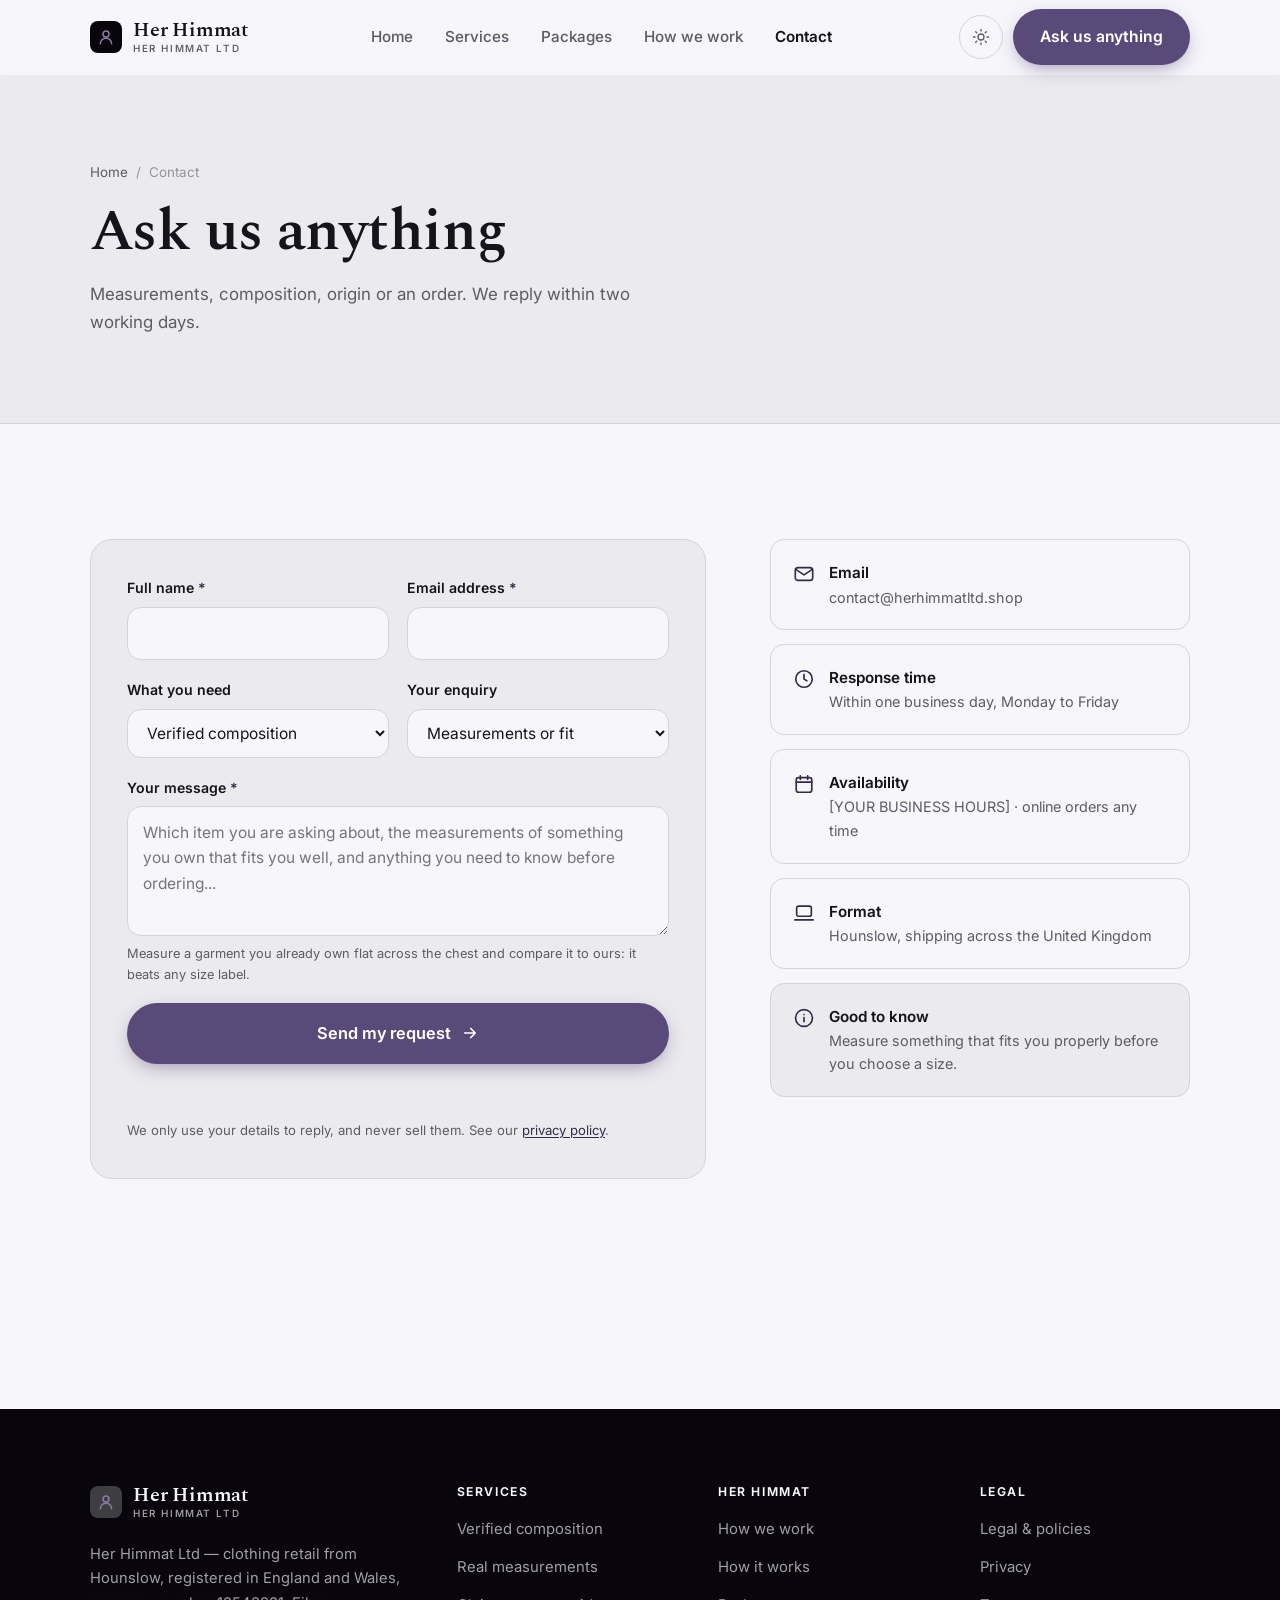
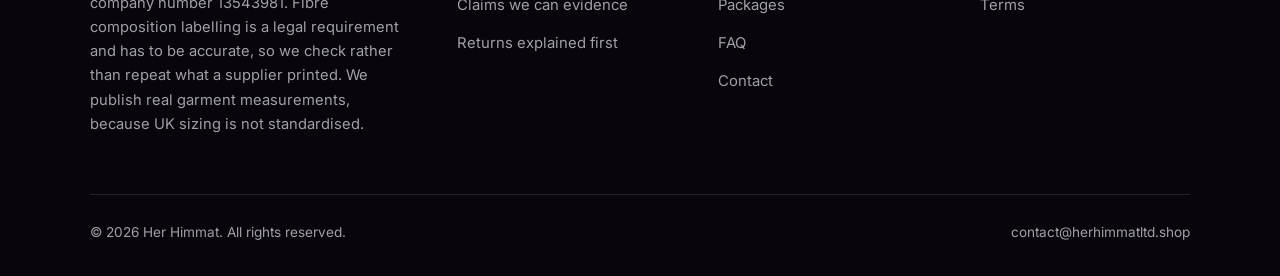
<file: contact.html>
<!DOCTYPE html>
<html lang="en" class="no-js">
<head>
<meta charset="utf-8">
<meta name="viewport" content="width=device-width, initial-scale=1">
<title>Contact — Her Himmat</title>
<meta name="description" content="Contact Her Himmat Ltd in Hounslow about a garment, measurements or an order. We reply within two working days.">
<link rel="canonical" href="https://herhimmatltd.shop/contact.html">

<meta property="og:type" content="website">
<meta property="og:url" content="https://herhimmatltd.shop/contact.html">
<meta property="og:site_name" content="Her Himmat">
<meta property="og:locale" content="en_US">
<meta property="og:title" content="Contact — Her Himmat">
<meta property="og:description" content="Contact Her Himmat Ltd in Hounslow about a garment, measurements or an order. We reply within two working days.">
<meta name="theme-color" content="#08060c">

<link rel="icon" href="assets/img/favicon.svg" type="image/svg+xml">
<link rel="preconnect" href="https://fonts.googleapis.com">
<link rel="preconnect" href="https://fonts.gstatic.com" crossorigin>
<link rel="stylesheet" href="https://fonts.googleapis.com/css2?family=Spectral:wght@400;500;600;700&family=Inter:wght@400..700&display=swap">
<link rel="stylesheet" href="assets/css/style.css">

<!-- Thème appliqué avant le premier rendu (évite le flash) -->
<script>
document.documentElement.classList.remove('no-js');
(function(){try{var t=localStorage.getItem('site-theme');if(t){document.documentElement.setAttribute('data-theme',t);}}catch(e){}})();
</script>
</head>

<body>
<a class="skip-link" href="#main">Skip to main content</a>

<header class="site-header">
  <nav class="wrap nav" aria-label="Main navigation">
    <a class="brand" href="index.html">
      <svg class="brand__mark" viewBox="0 0 64 64" aria-hidden="true">
        <rect class="bm-bg" width="64" height="64" rx="16"/>
        <g class="bm-ic" transform="translate(14 14) scale(1.5)" fill="none" stroke-width="2.1" stroke-linecap="round" stroke-linejoin="round"><circle cx="12" cy="8" r="4"/><path d="M4.5 21a7.5 7.5 0 0 1 15 0"/></g>
      </svg>
      <span>Her Himmat<span class="brand__sub">HER HIMMAT LTD</span></span>
    </a>

    <ul class="nav__links" id="nav-links">
      <li><a href="index.html">Home</a></li>
      <li><a href="programs.html">Services</a></li>
      <li><a href="index.html#pricing">Packages</a></li>
      <li><a href="about.html">How we work</a></li>
      <li><a href="contact.html" aria-current="page">Contact</a></li>
      <li><a class="btn btn--primary" href="contact.html">Ask us anything</a></li>
    </ul>

    <div class="nav__cta">
      <button class="theme-toggle" type="button" aria-label="Switch to dark theme">
        <svg class="icon-sun" viewBox="0 0 24 24" fill="none" stroke="currentColor" stroke-width="1.8" stroke-linecap="round" aria-hidden="true"><circle cx="12" cy="12" r="4"/><path d="M12 2v2m0 16v2M2 12h2m16 0h2M4.9 4.9l1.4 1.4m11.4 11.4 1.4 1.4M19.1 4.9l-1.4 1.4M6.3 17.7l-1.4 1.4"/></svg>
        <svg class="icon-moon" viewBox="0 0 24 24" fill="none" stroke="currentColor" stroke-width="1.8" stroke-linecap="round" stroke-linejoin="round" aria-hidden="true"><path d="M21 12.8A9 9 0 1 1 11.2 3a7 7 0 0 0 9.8 9.8z"/></svg>
      </button>
      <a class="btn btn--primary" href="contact.html">Ask us anything</a>
      <button class="nav__toggle" type="button" aria-expanded="false" aria-controls="nav-links" aria-label="Open menu">
        <svg class="icon-open" viewBox="0 0 24 24" fill="none" stroke="currentColor" stroke-width="2" stroke-linecap="round" aria-hidden="true"><path d="M3 6h18M3 12h18M3 18h18"/></svg>
        <svg class="icon-close" viewBox="0 0 24 24" fill="none" stroke="currentColor" stroke-width="2" stroke-linecap="round" aria-hidden="true"><path d="M6 6l12 12M18 6L6 18"/></svg>
      </button>
    </div>
  </nav>
</header>

<main id="main">

<section class="page-head">
  <div class="wrap">
    <nav class="breadcrumb" aria-label="Breadcrumb">
      <a href="index.html">Home</a><span>/</span><span aria-current="page">Contact</span>
    </nav>
    <h1>Ask us anything</h1>
    <p>Measurements, composition, origin or an order. We reply within two working days.</p>
  </div>
</section>

<section class="section wrap">
  <div class="form-layout">

    <!--
      FORM: the action attribute holds a placeholder id. Create a free form at
      https://formspree.io and replace VOTRE_ID_FORMSPREE. Until then, the button
      opens the visitor's email app with a pre-filled message to contact@herhimmatltd.shop.
    -->
    <form class="form" id="contact-form" action="https://formspree.io/f/VOTRE_ID_FORMSPREE" method="POST"
          data-email="contact@herhimmatltd.shop" data-subject="Product enquiry"
          data-msg-mail="Your email app will open with the message ready to send." data-msg-sending="Sending…"
          data-msg-ok="Thanks! Your message is on its way. We reply within one business day." data-msg-err="Sending failed. Please email us directly at">
      <div class="form__row">
        <div class="field">
          <label for="nom">Full name <span class="req" aria-hidden="true">*</span></label>
          <input type="text" id="nom" name="nom" autocomplete="name" required>
        </div>
        <div class="field">
          <label for="email">Email address <span class="req" aria-hidden="true">*</span></label>
          <input type="email" id="email" name="email" autocomplete="email" required>
        </div>
      </div>

      <div class="form__row">
        <div class="field">
          <label for="programme">What you need</label>
          <select id="programme" name="programme">
            <option>Verified composition</option>
            <option>Real measurements</option>
            <option>Claims we can evidence</option>
            <option>Returns explained first</option>
            <option>Not sure yet</option>
          </select>
        </div>
        <div class="field">
          <label for="niveau">Your enquiry</label>
          <select id="niveau" name="niveau">
            <option>Measurements or fit</option>
            <option>Composition or origin</option>
            <option>An order or delivery</option>
            <option>A return</option>
          </select>
        </div>
      </div>

      <div class="field">
        <label for="message">Your message <span class="req" aria-hidden="true">*</span></label>
        <textarea id="message" name="message" required placeholder="Which item you are asking about, the measurements of something you own that fits you well, and anything you need to know before ordering..."></textarea>
        <span class="field__hint">Measure a garment you already own flat across the chest and compare it to ours: it beats any size label.</span>
      </div>

      <!-- Bot trap: hidden from humans -->
      <div class="visually-hidden" aria-hidden="true">
        <label for="site-web">Leave this field empty</label>
        <input type="text" id="site-web" name="_gotcha" tabindex="-1" autocomplete="off">
      </div>

      <button class="btn btn--primary btn--lg" type="submit">Send my request <svg viewBox="0 0 24 24" fill="none" stroke="currentColor" stroke-width="2.2" stroke-linecap="round" stroke-linejoin="round" aria-hidden="true"><path d="M5 12h14M13 6l6 6-6 6"/></svg></button>

      <p id="form-status" class="form__status" role="status" aria-live="polite"></p>

      <p class="form__note">
        We only use your details to reply, and never sell them. See our <a href="legal.html#privacy">privacy policy</a>.
      </p>
    </form>

    <aside class="contact-aside">
      <div class="contact-card">
        <svg viewBox="0 0 24 24" fill="none" stroke="currentColor" stroke-width="1.8" stroke-linecap="round" stroke-linejoin="round" aria-hidden="true"><rect x="2.5" y="5" width="19" height="14" rx="3"/><path d="M3 7l9 6 9-6"/></svg>
        <div><b>Email</b><a href="mailto:contact@herhimmatltd.shop">contact@herhimmatltd.shop</a></div>
      </div>
      <div class="contact-card">
        <svg viewBox="0 0 24 24" fill="none" stroke="currentColor" stroke-width="1.8" stroke-linecap="round" stroke-linejoin="round" aria-hidden="true"><circle cx="12" cy="12" r="9"/><path d="M12 7v5l3.2 2"/></svg>
        <div><b>Response time</b><span>Within one business day, Monday to Friday</span></div>
      </div>
      <div class="contact-card">
        <svg viewBox="0 0 24 24" fill="none" stroke="currentColor" stroke-width="1.8" stroke-linecap="round" stroke-linejoin="round" aria-hidden="true"><rect x="3.5" y="5" width="17" height="16" rx="2.5"/><path d="M8 3v4M16 3v4M3.5 10h17"/></svg>
        <div><b>Availability</b><span>[YOUR BUSINESS HOURS] · online orders any time</span></div>
      </div>
      <div class="contact-card">
        <svg viewBox="0 0 24 24" fill="none" stroke="currentColor" stroke-width="1.8" stroke-linecap="round" stroke-linejoin="round" aria-hidden="true"><rect x="4" y="4.5" width="16" height="11" rx="2"/><path d="M2 19.5h20"/></svg>
        <div><b>Format</b><span>Hounslow, shipping across the United Kingdom</span></div>
      </div>
      <div class="contact-card contact-card--soft">
        <svg viewBox="0 0 24 24" fill="none" stroke="currentColor" stroke-width="1.8" stroke-linecap="round" stroke-linejoin="round" aria-hidden="true"><circle cx="12" cy="12" r="9.2"/><path d="M12 16v-4.5M12 8.2v.1"/></svg>
        <div><b>Good to know</b><span>Measure something that fits you properly before you choose a size.</span></div>
      </div>
    </aside>

  </div>
</section>

</main>

<footer class="site-footer">
  <div class="wrap">
    <div class="footer__grid">
      <div class="footer__brand">
        <a class="brand" href="index.html">
          <svg class="brand__mark" viewBox="0 0 64 64" aria-hidden="true">
        <rect class="bm-bg" width="64" height="64" rx="16"/>
        <g class="bm-ic" transform="translate(14 14) scale(1.5)" fill="none" stroke-width="2.1" stroke-linecap="round" stroke-linejoin="round"><circle cx="12" cy="8" r="4"/><path d="M4.5 21a7.5 7.5 0 0 1 15 0"/></g>
      </svg>
          <span>Her Himmat<span class="brand__sub">HER HIMMAT LTD</span></span>
        </a>
        <p>Her Himmat Ltd — clothing retail from Hounslow, registered in England and Wales, company number 13543981. Fibre composition labelling is a legal requirement and has to be accurate, so we check rather than repeat what a supplier printed. We publish real garment measurements, because UK sizing is not standardised.</p>
      </div>

      <div class="footer__col">
        <h4>Services</h4>
        <ul>
          <li><a href="programs.html#composition">Verified composition</a></li>
          <li><a href="programs.html#sizing">Real measurements</a></li>
          <li><a href="programs.html#claims">Claims we can evidence</a></li>
          <li><a href="programs.html#returns">Returns explained first</a></li>
        </ul>
      </div>

      <div class="footer__col">
        <h4>Her Himmat</h4>
        <ul>
          <li><a href="about.html">How we work</a></li>
          <li><a href="index.html#how-it-works">How it works</a></li>
          <li><a href="index.html#pricing">Packages</a></li>
          <li><a href="index.html#faq">FAQ</a></li>
          <li><a href="contact.html">Contact</a></li>
        </ul>
      </div>

      <div class="footer__col">
        <h4>Legal</h4>
        <ul>
          <li><a href="legal.html">Legal &amp; policies</a></li>
          <li><a href="legal.html#privacy">Privacy</a></li>
          <li><a href="legal.html#terms">Terms</a></li>
        </ul>
      </div>
    </div>

    <div class="footer__bottom">
      <p>© <span data-year>2026</span> Her Himmat. All rights reserved.</p>
      <p><a href="mailto:contact@herhimmatltd.shop">contact@herhimmatltd.shop</a></p>
    </div>
  </div>
</footer>

<script src="assets/js/main.js" defer></script>
</body>
</html>
</file>
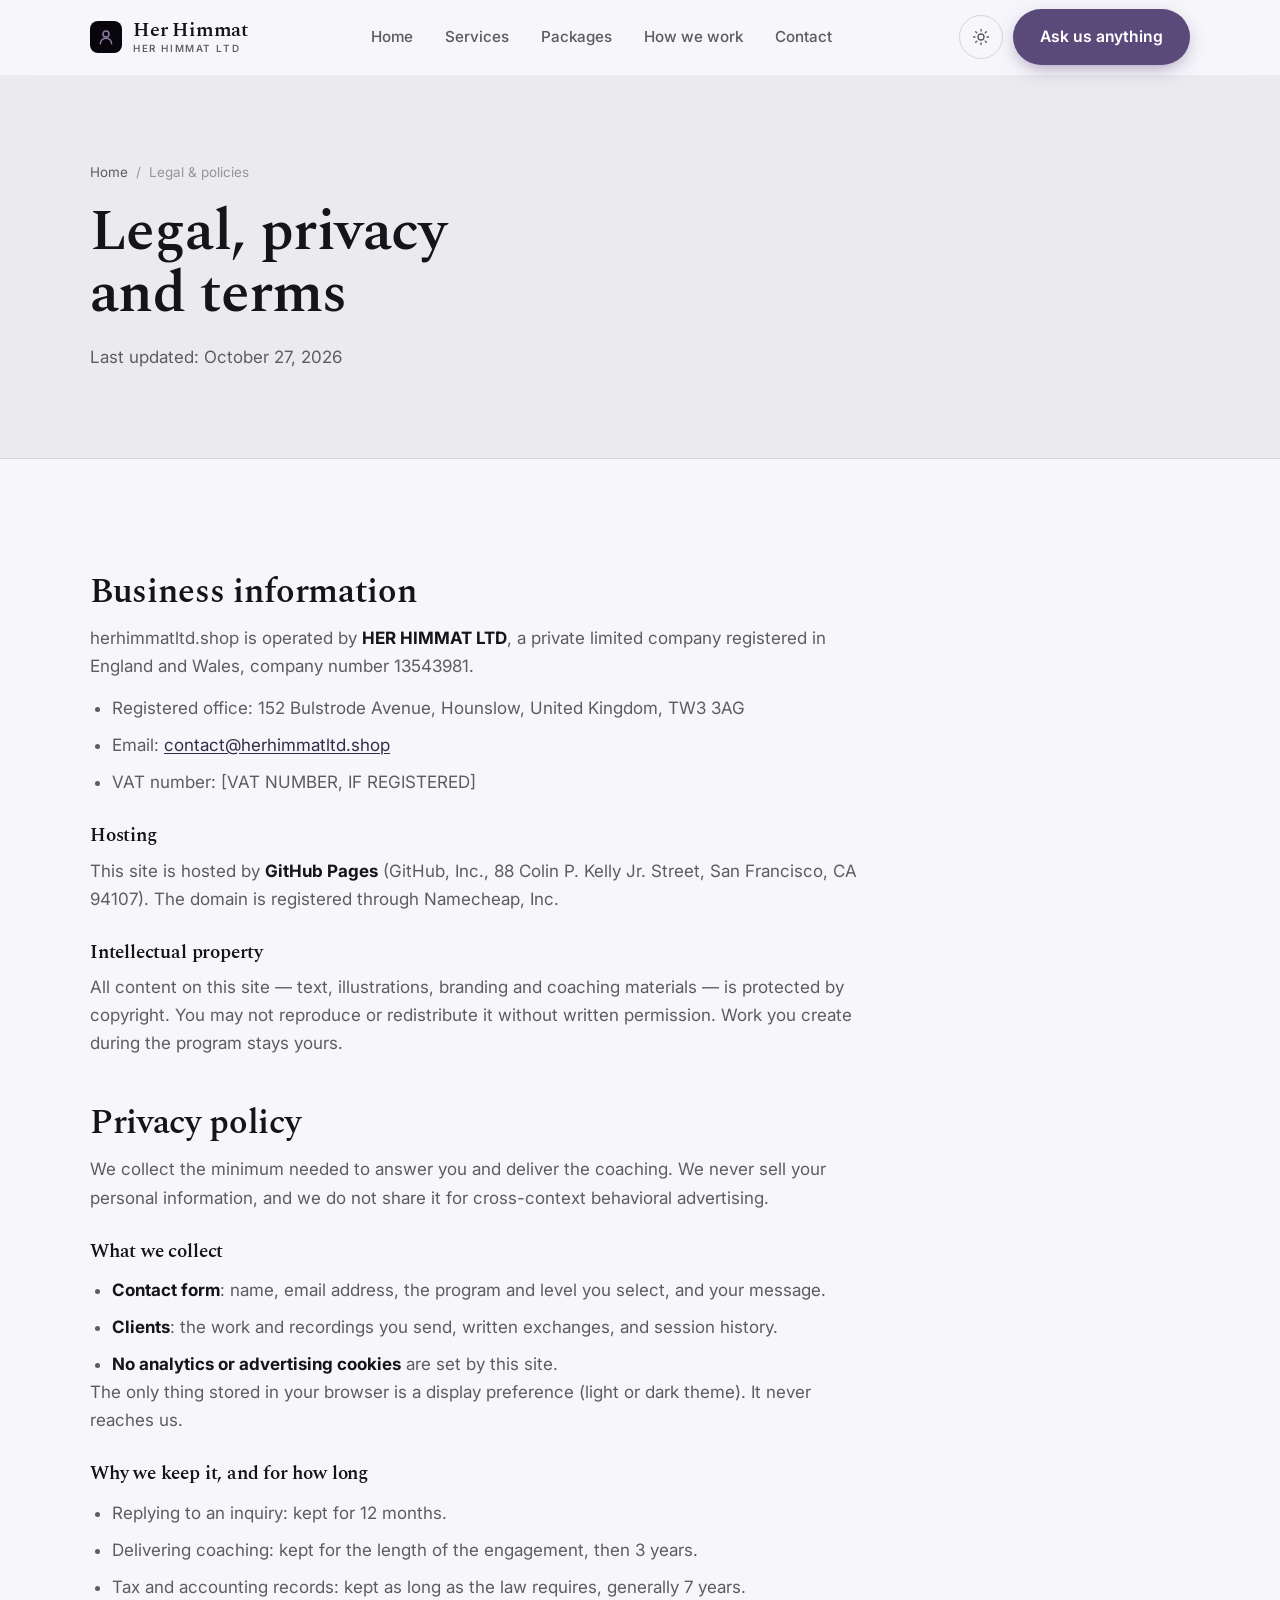
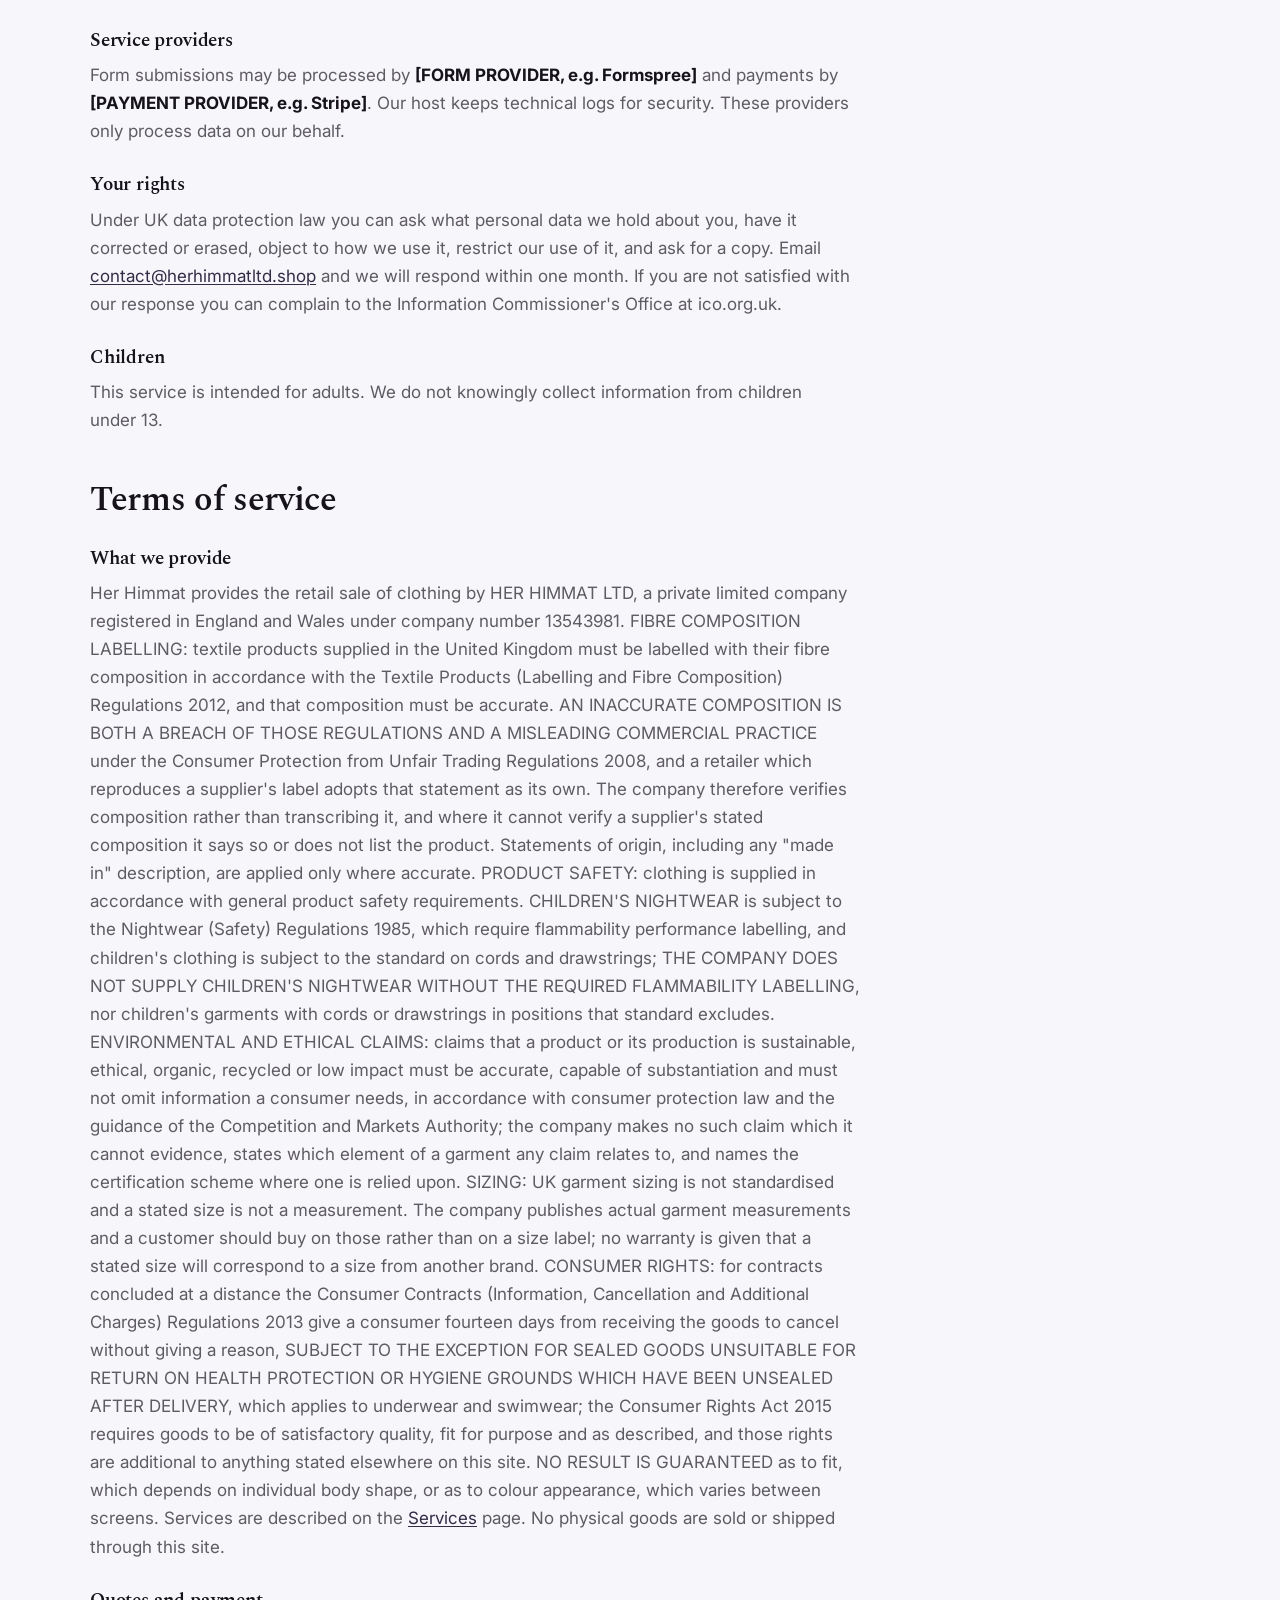
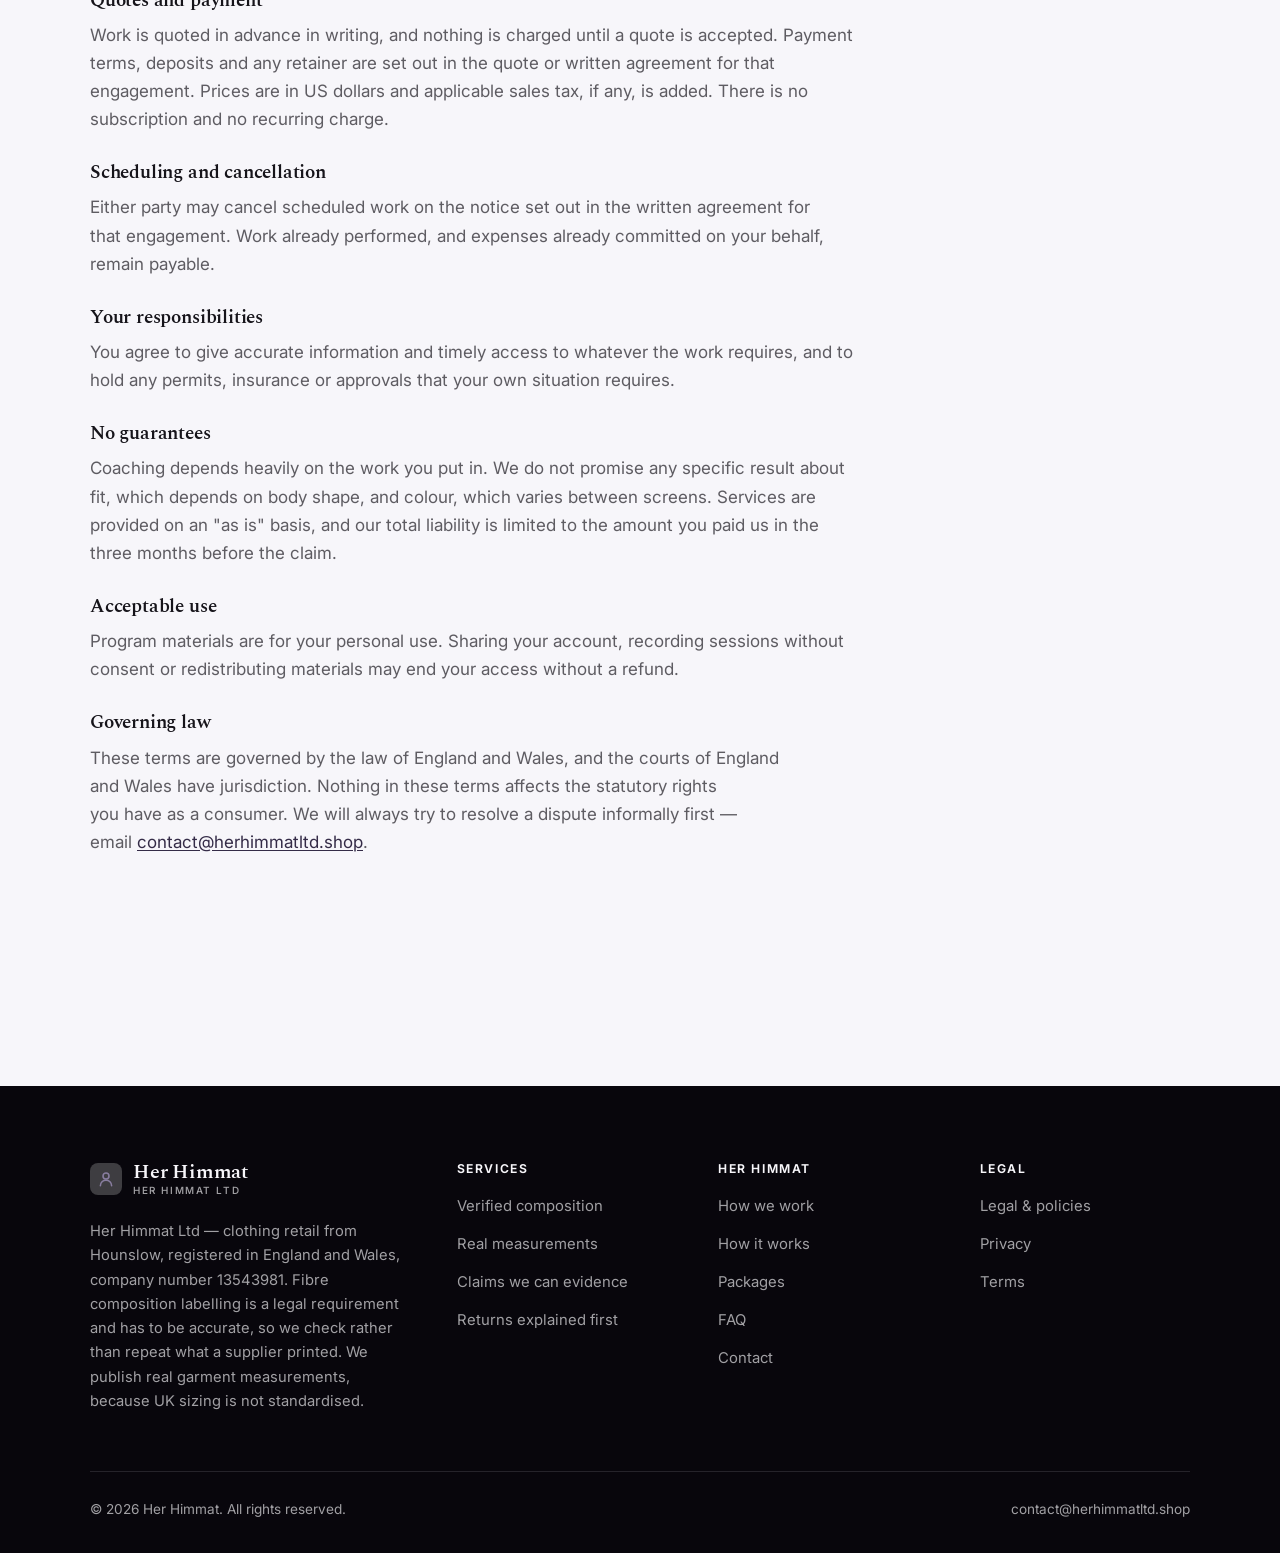
<file: legal.html>
<!DOCTYPE html>
<html lang="en" class="no-js">
<head>
<meta charset="utf-8">
<meta name="viewport" content="width=device-width, initial-scale=1">
<title>Legal, privacy and terms — Her Himmat</title>
<meta name="description" content="Business information, privacy policy and terms of service for Her Himmat.">
<meta name="robots" content="noindex">

<meta property="og:type" content="website">
<meta property="og:url" content="https://herhimmatltd.shop/legal.html">
<meta property="og:site_name" content="Her Himmat">
<meta property="og:locale" content="en_US">
<meta property="og:title" content="Legal, privacy and terms — Her Himmat">
<meta property="og:description" content="Business information, privacy policy and terms of service for Her Himmat.">
<meta name="theme-color" content="#08060c">

<link rel="icon" href="assets/img/favicon.svg" type="image/svg+xml">
<link rel="preconnect" href="https://fonts.googleapis.com">
<link rel="preconnect" href="https://fonts.gstatic.com" crossorigin>
<link rel="stylesheet" href="https://fonts.googleapis.com/css2?family=Spectral:wght@400;500;600;700&family=Inter:wght@400..700&display=swap">
<link rel="stylesheet" href="assets/css/style.css">

<!-- Thème appliqué avant le premier rendu (évite le flash) -->
<script>
document.documentElement.classList.remove('no-js');
(function(){try{var t=localStorage.getItem('site-theme');if(t){document.documentElement.setAttribute('data-theme',t);}}catch(e){}})();
</script>
</head>

<body>
<a class="skip-link" href="#main">Skip to main content</a>

<header class="site-header">
  <nav class="wrap nav" aria-label="Main navigation">
    <a class="brand" href="index.html">
      <svg class="brand__mark" viewBox="0 0 64 64" aria-hidden="true">
        <rect class="bm-bg" width="64" height="64" rx="16"/>
        <g class="bm-ic" transform="translate(14 14) scale(1.5)" fill="none" stroke-width="2.1" stroke-linecap="round" stroke-linejoin="round"><circle cx="12" cy="8" r="4"/><path d="M4.5 21a7.5 7.5 0 0 1 15 0"/></g>
      </svg>
      <span>Her Himmat<span class="brand__sub">HER HIMMAT LTD</span></span>
    </a>

    <ul class="nav__links" id="nav-links">
      <li><a href="index.html">Home</a></li>
      <li><a href="programs.html">Services</a></li>
      <li><a href="index.html#pricing">Packages</a></li>
      <li><a href="about.html">How we work</a></li>
      <li><a href="contact.html">Contact</a></li>
      <li><a class="btn btn--primary" href="contact.html">Ask us anything</a></li>
    </ul>

    <div class="nav__cta">
      <button class="theme-toggle" type="button" aria-label="Switch to dark theme">
        <svg class="icon-sun" viewBox="0 0 24 24" fill="none" stroke="currentColor" stroke-width="1.8" stroke-linecap="round" aria-hidden="true"><circle cx="12" cy="12" r="4"/><path d="M12 2v2m0 16v2M2 12h2m16 0h2M4.9 4.9l1.4 1.4m11.4 11.4 1.4 1.4M19.1 4.9l-1.4 1.4M6.3 17.7l-1.4 1.4"/></svg>
        <svg class="icon-moon" viewBox="0 0 24 24" fill="none" stroke="currentColor" stroke-width="1.8" stroke-linecap="round" stroke-linejoin="round" aria-hidden="true"><path d="M21 12.8A9 9 0 1 1 11.2 3a7 7 0 0 0 9.8 9.8z"/></svg>
      </button>
      <a class="btn btn--primary" href="contact.html">Ask us anything</a>
      <button class="nav__toggle" type="button" aria-expanded="false" aria-controls="nav-links" aria-label="Open menu">
        <svg class="icon-open" viewBox="0 0 24 24" fill="none" stroke="currentColor" stroke-width="2" stroke-linecap="round" aria-hidden="true"><path d="M3 6h18M3 12h18M3 18h18"/></svg>
        <svg class="icon-close" viewBox="0 0 24 24" fill="none" stroke="currentColor" stroke-width="2" stroke-linecap="round" aria-hidden="true"><path d="M6 6l12 12M18 6L6 18"/></svg>
      </button>
    </div>
  </nav>
</header>

<main id="main">

<section class="page-head">
  <div class="wrap">
    <nav class="breadcrumb" aria-label="Breadcrumb">
      <a href="index.html">Home</a><span>/</span><span aria-current="page">Legal &amp; policies</span>
    </nav>
    <h1>Legal, privacy and terms</h1>
    <p>Last updated: <time datetime="2026-10-27">October 27, 2026</time></p>
  </div>
</section>

<section class="section wrap">
  <div class="prose">

    <!--
      TO DO: this is a skeleton, not legal advice. Replace every [BRACKET] with
      your real details before selling, and have a lawyer review it if you can.
      Consumer protection rules differ by state.
    -->

    <h2 id="business">Business information</h2>
    <p>
      herhimmatltd.shop is operated by <strong>HER HIMMAT LTD</strong>, a private limited
      company registered in England and Wales, company number 13543981.
    </p>
    <ul>
      <li>Registered office: 152 Bulstrode Avenue, Hounslow, United Kingdom, TW3 3AG</li>
      <li>Email: <a href="mailto:contact@herhimmatltd.shop">contact@herhimmatltd.shop</a></li>
      <li>VAT number: [VAT NUMBER, IF REGISTERED]</li>
    </ul>

    <h3>Hosting</h3>
    <p>
      This site is hosted by <strong>GitHub Pages</strong> (GitHub, Inc., 88 Colin P. Kelly Jr. Street,
      San Francisco, CA 94107). The domain is registered through Namecheap, Inc.
    </p>

    <h3>Intellectual property</h3>
    <p>
      All content on this site — text, illustrations, branding and coaching materials — is protected by
      copyright. You may not reproduce or redistribute it without written permission. Work you create during
      the program stays yours.
    </p>

    <h2 id="privacy">Privacy policy</h2>
    <p>
      We collect the minimum needed to answer you and deliver the coaching. We never sell your personal
      information, and we do not share it for cross-context behavioral advertising.
    </p>
    <h3>What we collect</h3>
    <ul>
      <li><strong>Contact form</strong>: name, email address, the program and level you select, and your message.</li>
      <li><strong>Clients</strong>: the work and recordings you send, written exchanges, and session history.</li>
      <li><strong>No analytics or advertising cookies</strong> are set by this site.</li>
    </ul>
    <p>
      The only thing stored in your browser is a display preference (light or dark theme). It never reaches us.
    </p>
    <h3>Why we keep it, and for how long</h3>
    <ul>
      <li>Replying to an inquiry: kept for 12 months.</li>
      <li>Delivering coaching: kept for the length of the engagement, then 3 years.</li>
      <li>Tax and accounting records: kept as long as the law requires, generally 7 years.</li>
    </ul>
    <h3>Service providers</h3>
    <p>
      Form submissions may be processed by <strong>[FORM PROVIDER, e.g. Formspree]</strong> and payments by
      <strong>[PAYMENT PROVIDER, e.g. Stripe]</strong>. Our host keeps technical logs for security. These
      providers only process data on our behalf.
    </p>
    <h3>Your rights</h3>
    <p>
      Under UK data protection law you can ask what personal data we hold about you, have it corrected or
      erased, object to how we use it, restrict our use of it, and ask for a copy. Email
      <a href="mailto:contact@herhimmatltd.shop">contact@herhimmatltd.shop</a> and we will respond within one month. If you are not satisfied with
      our response you can complain to the Information Commissioner's Office at ico.org.uk.
    </p>
    <h3>Children</h3>
    <p>
      This service is intended for adults. We do not knowingly collect information from children under 13.
    </p>

    <h2 id="terms">Terms of service</h2>
    <h3>What we provide</h3>
    <p>
      Her Himmat provides the retail sale of clothing by HER HIMMAT LTD, a private limited company registered in England and Wales under company number 13543981. FIBRE COMPOSITION LABELLING: textile products supplied in the United Kingdom must be labelled with their fibre composition in accordance with the Textile Products (Labelling and Fibre Composition) Regulations 2012, and that composition must be accurate. AN INACCURATE COMPOSITION IS BOTH A BREACH OF THOSE REGULATIONS AND A MISLEADING COMMERCIAL PRACTICE under the Consumer Protection from Unfair Trading Regulations 2008, and a retailer which reproduces a supplier's label adopts that statement as its own. The company therefore verifies composition rather than transcribing it, and where it cannot verify a supplier's stated composition it says so or does not list the product. Statements of origin, including any &quot;made in&quot; description, are applied only where accurate. PRODUCT SAFETY: clothing is supplied in accordance with general product safety requirements. CHILDREN'S NIGHTWEAR is subject to the Nightwear (Safety) Regulations 1985, which require flammability performance labelling, and children's clothing is subject to the standard on cords and drawstrings; THE COMPANY DOES NOT SUPPLY CHILDREN'S NIGHTWEAR WITHOUT THE REQUIRED FLAMMABILITY LABELLING, nor children's garments with cords or drawstrings in positions that standard excludes. ENVIRONMENTAL AND ETHICAL CLAIMS: claims that a product or its production is sustainable, ethical, organic, recycled or low impact must be accurate, capable of substantiation and must not omit information a consumer needs, in accordance with consumer protection law and the guidance of the Competition and Markets Authority; the company makes no such claim which it cannot evidence, states which element of a garment any claim relates to, and names the certification scheme where one is relied upon. SIZING: UK garment sizing is not standardised and a stated size is not a measurement. The company publishes actual garment measurements and a customer should buy on those rather than on a size label; no warranty is given that a stated size will correspond to a size from another brand. CONSUMER RIGHTS: for contracts concluded at a distance the Consumer Contracts (Information, Cancellation and Additional Charges) Regulations 2013 give a consumer fourteen days from receiving the goods to cancel without giving a reason, SUBJECT TO THE EXCEPTION FOR SEALED GOODS UNSUITABLE FOR RETURN ON HEALTH PROTECTION OR HYGIENE GROUNDS WHICH HAVE BEEN UNSEALED AFTER DELIVERY, which applies to underwear and swimwear; the Consumer Rights Act 2015 requires goods to be of satisfactory quality, fit for purpose and as described, and those rights are additional to anything stated elsewhere on this site. NO RESULT IS GUARANTEED as to fit, which depends on individual body shape, or as to colour appearance, which varies between screens. Services are described on the
      <a href="programs.html">Services</a> page. No physical goods are sold or shipped through this site.
    </p>
    <h3>Quotes and payment</h3>
    <p>
      Work is quoted in advance in writing, and nothing is charged until a quote is accepted. Payment terms,
      deposits and any retainer are set out in the quote or written agreement for that engagement. Prices are in
      US dollars and applicable sales tax, if any, is added. There is no subscription and no recurring charge.
    </p>
    <h3>Scheduling and cancellation</h3>
    <p>
      Either party may cancel scheduled work on the notice set out in the written agreement for that engagement.
      Work already performed, and expenses already committed on your behalf, remain payable.
    </p>
    <h3>Your responsibilities</h3>
    <p>
      You agree to give accurate information and timely access to whatever the work requires, and to hold any
      permits, insurance or approvals that your own situation requires.
    </p>

    <h3>No guarantees</h3>
    <p>
      Coaching depends heavily on the work you put in. We do not promise any specific result
      about fit, which depends on body shape, and colour, which varies between screens. Services are provided on an "as is" basis, and our total
      liability is limited to the amount you paid us in the three months before the claim.
    </p>
    <h3>Acceptable use</h3>
    <p>
      Program materials are for your personal use. Sharing your account, recording sessions without consent
      or redistributing materials may end your access without a refund.
    </p>
    <h3>Governing law</h3>
    <p>
      These terms are governed by the law of England and Wales, and the courts of England and Wales have
      jurisdiction. Nothing in these terms affects the statutory rights you have as a consumer. We will always
      try to resolve a dispute informally first — email <a href="mailto:contact@herhimmatltd.shop">contact@herhimmatltd.shop</a>.
    </p>

  </div>
</section>

</main>

<footer class="site-footer">
  <div class="wrap">
    <div class="footer__grid">
      <div class="footer__brand">
        <a class="brand" href="index.html">
          <svg class="brand__mark" viewBox="0 0 64 64" aria-hidden="true">
        <rect class="bm-bg" width="64" height="64" rx="16"/>
        <g class="bm-ic" transform="translate(14 14) scale(1.5)" fill="none" stroke-width="2.1" stroke-linecap="round" stroke-linejoin="round"><circle cx="12" cy="8" r="4"/><path d="M4.5 21a7.5 7.5 0 0 1 15 0"/></g>
      </svg>
          <span>Her Himmat<span class="brand__sub">HER HIMMAT LTD</span></span>
        </a>
        <p>Her Himmat Ltd — clothing retail from Hounslow, registered in England and Wales, company number 13543981. Fibre composition labelling is a legal requirement and has to be accurate, so we check rather than repeat what a supplier printed. We publish real garment measurements, because UK sizing is not standardised.</p>
      </div>

      <div class="footer__col">
        <h4>Services</h4>
        <ul>
          <li><a href="programs.html#composition">Verified composition</a></li>
          <li><a href="programs.html#sizing">Real measurements</a></li>
          <li><a href="programs.html#claims">Claims we can evidence</a></li>
          <li><a href="programs.html#returns">Returns explained first</a></li>
        </ul>
      </div>

      <div class="footer__col">
        <h4>Her Himmat</h4>
        <ul>
          <li><a href="about.html">How we work</a></li>
          <li><a href="index.html#how-it-works">How it works</a></li>
          <li><a href="index.html#pricing">Packages</a></li>
          <li><a href="index.html#faq">FAQ</a></li>
          <li><a href="contact.html">Contact</a></li>
        </ul>
      </div>

      <div class="footer__col">
        <h4>Legal</h4>
        <ul>
          <li><a href="legal.html">Legal &amp; policies</a></li>
          <li><a href="legal.html#privacy">Privacy</a></li>
          <li><a href="legal.html#terms">Terms</a></li>
        </ul>
      </div>
    </div>

    <div class="footer__bottom">
      <p>© <span data-year>2026</span> Her Himmat. All rights reserved.</p>
      <p><a href="mailto:contact@herhimmatltd.shop">contact@herhimmatltd.shop</a></p>
    </div>
  </div>
</footer>

<script src="assets/js/main.js" defer></script>
</body>
</html>
</file>
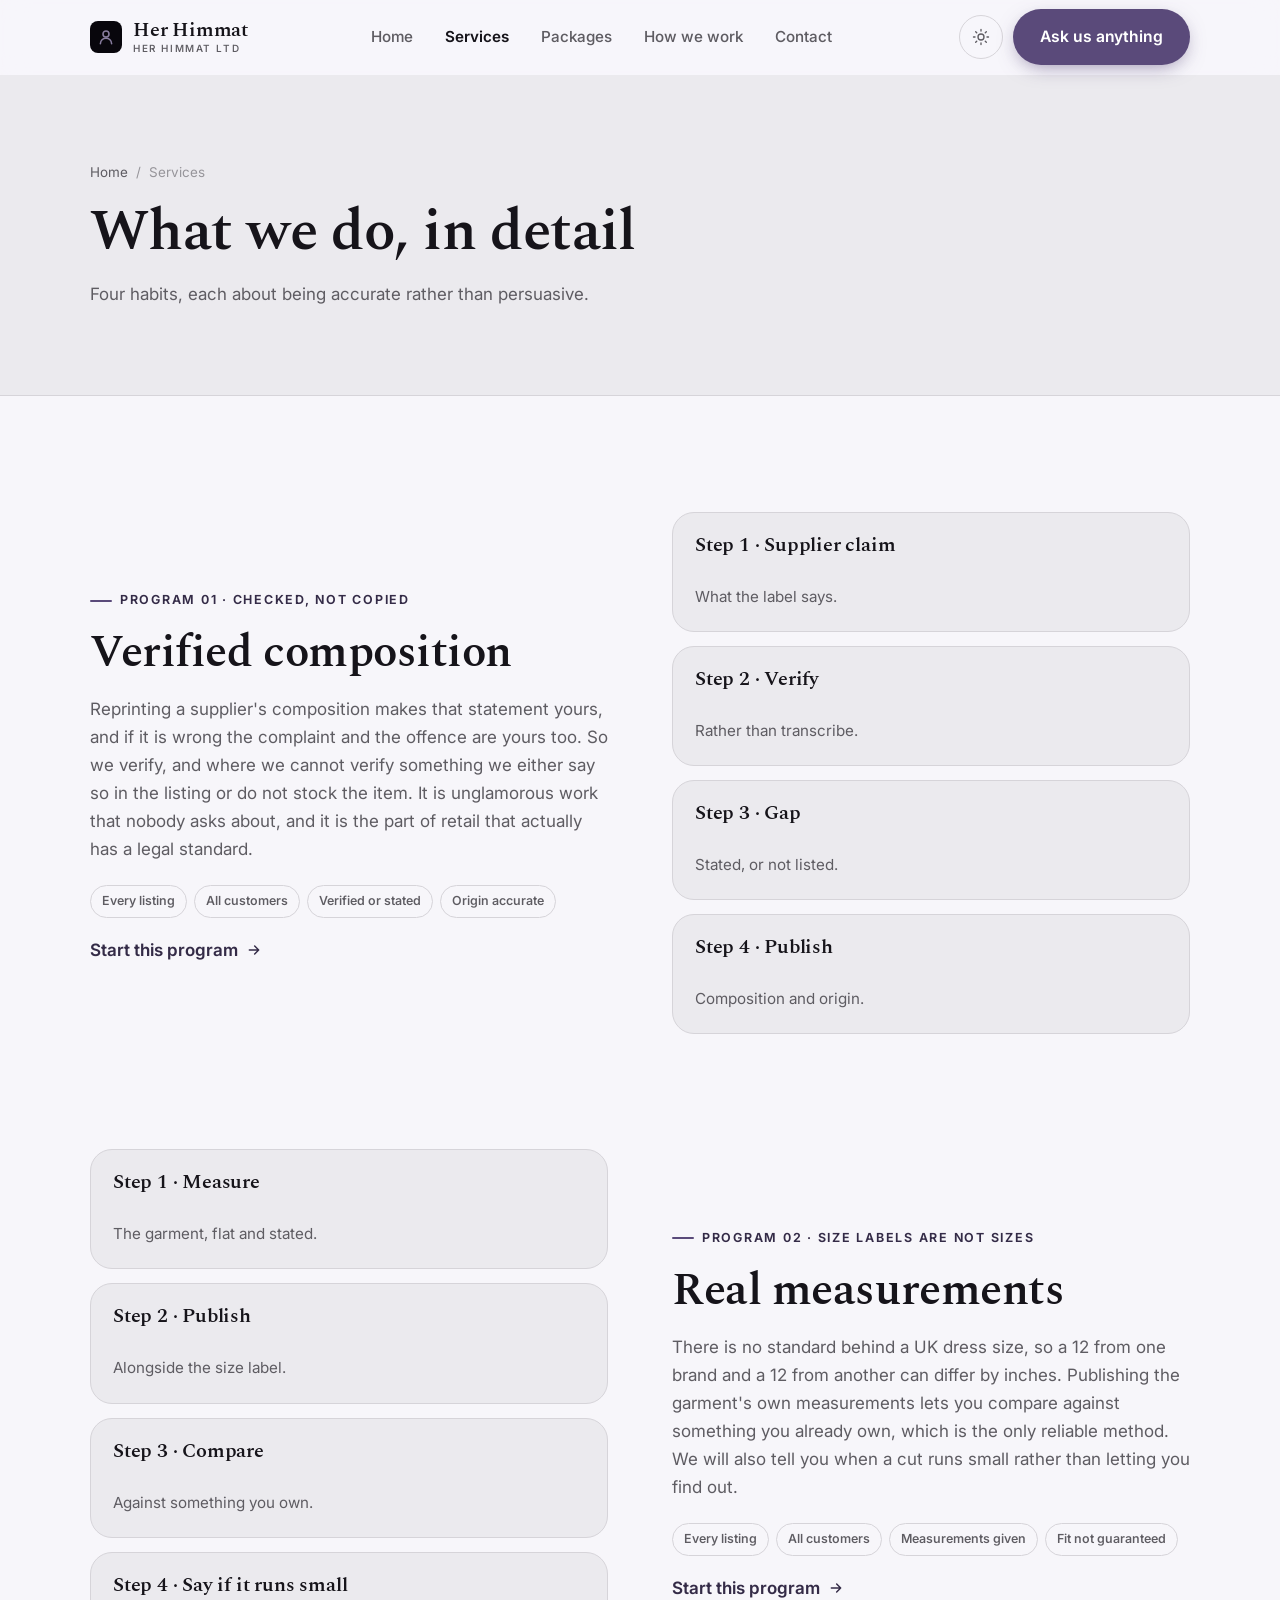
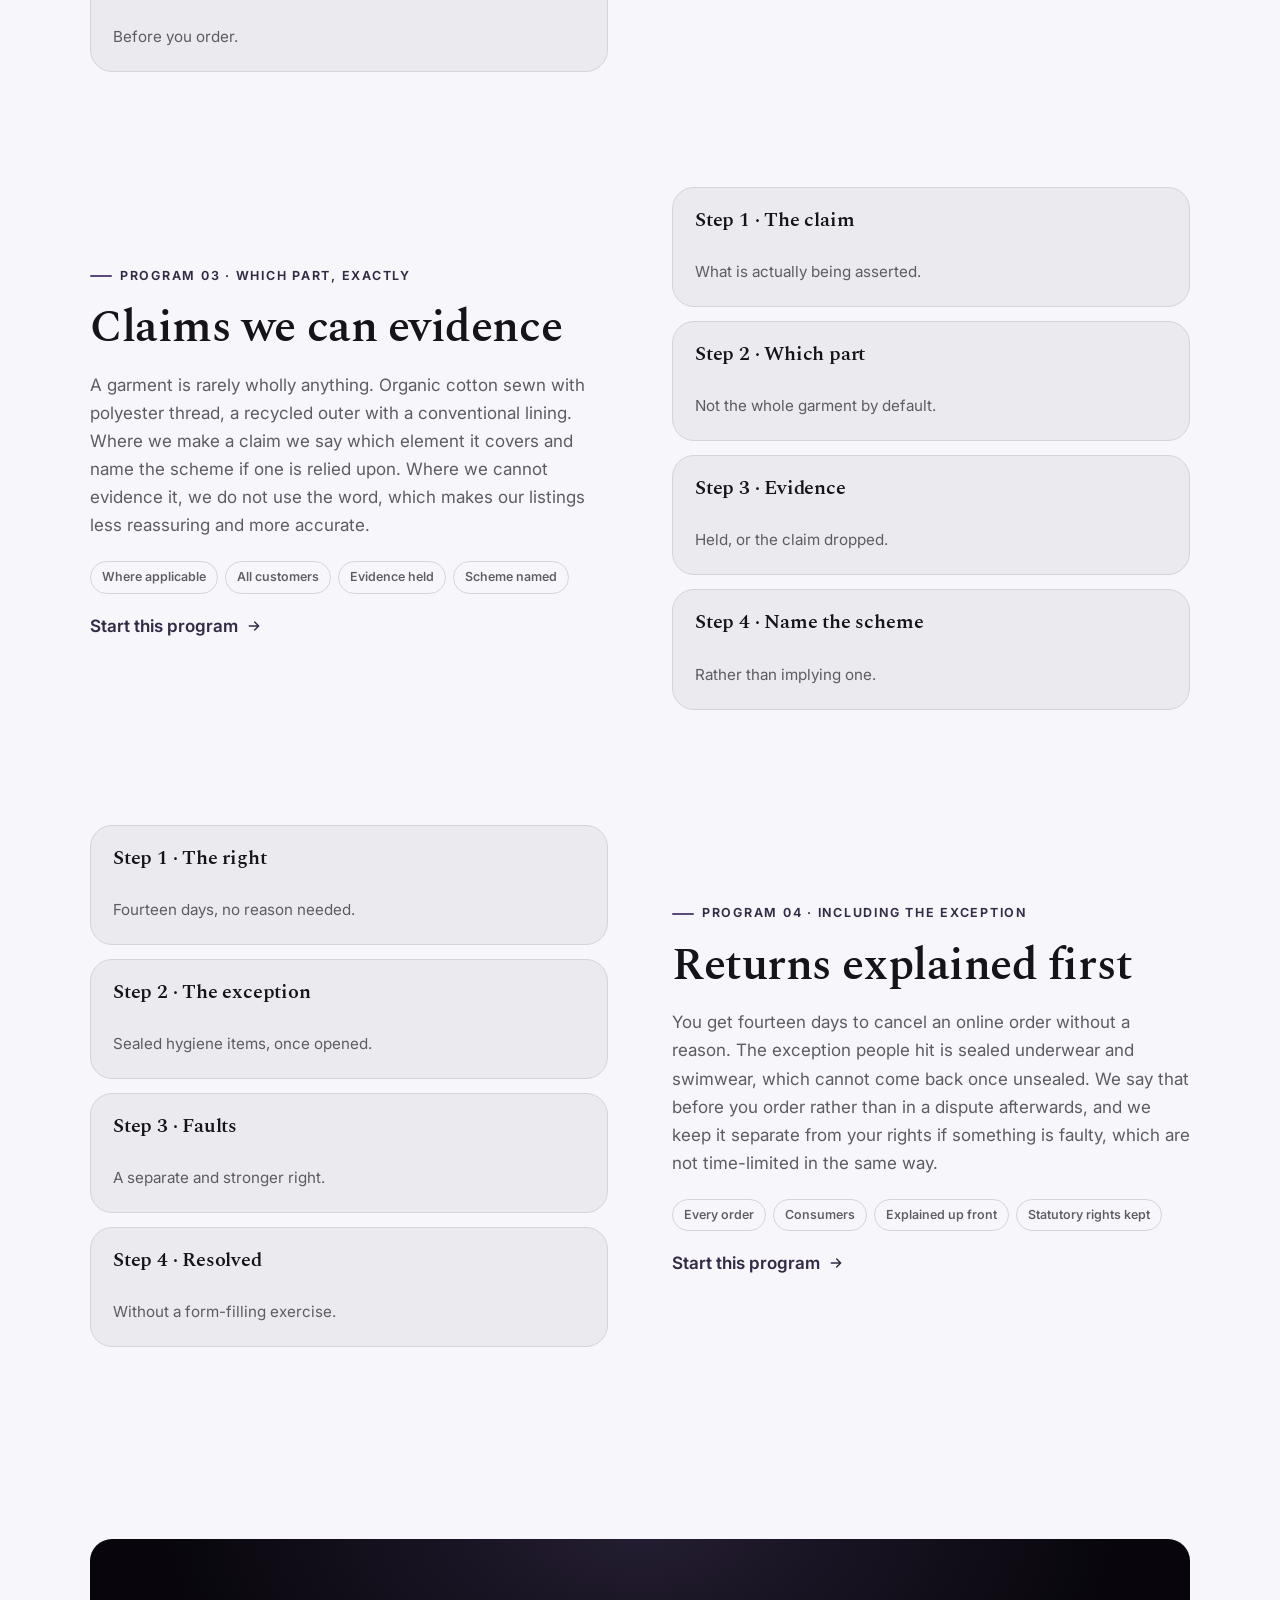
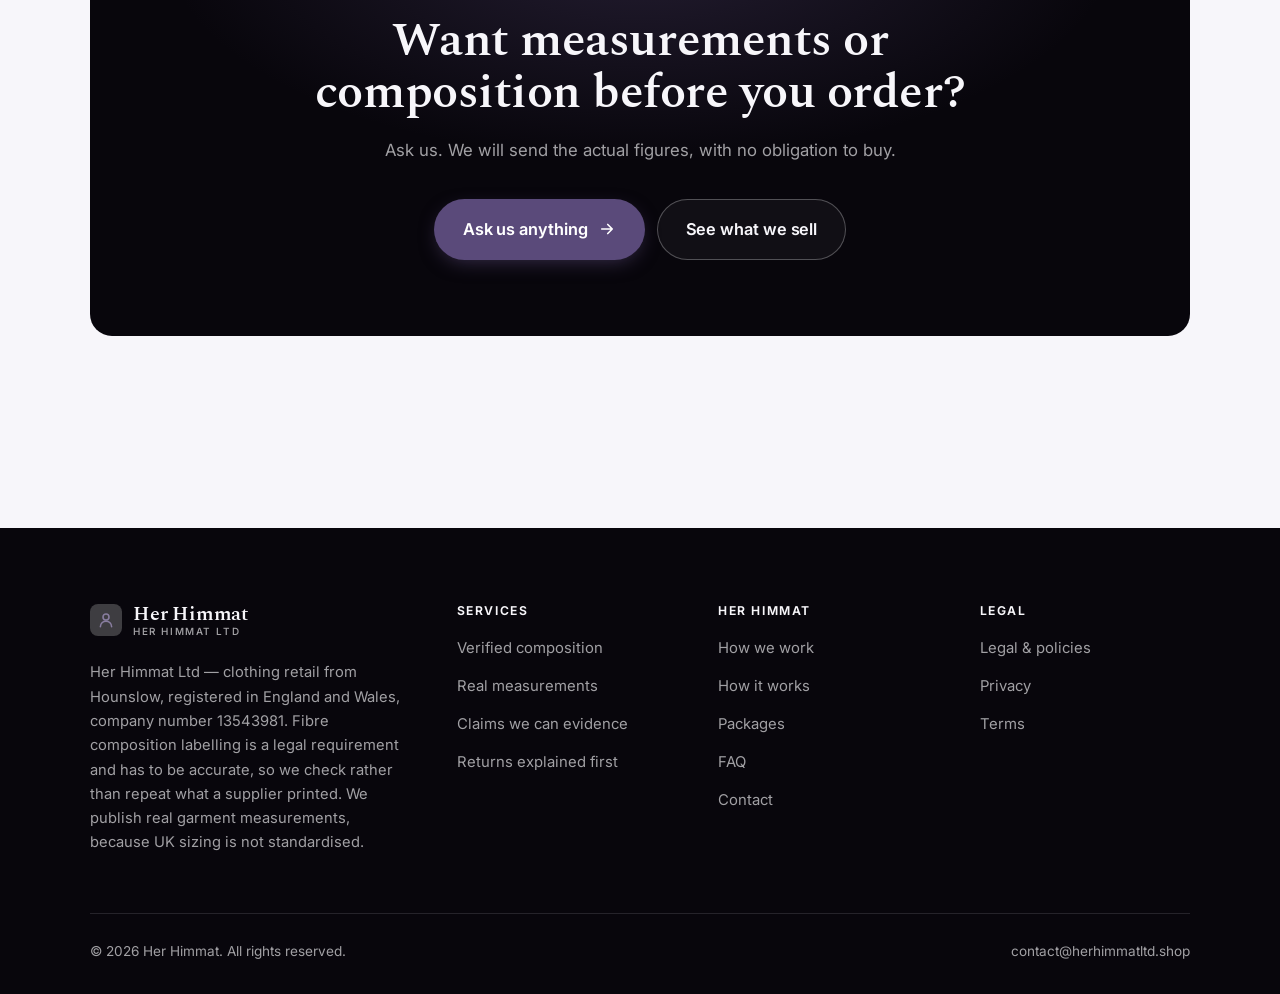
<file: programs.html>
<!DOCTYPE html>
<html lang="en" class="no-js">
<head>
<meta charset="utf-8">
<meta name="viewport" content="width=device-width, initial-scale=1">
<title>Services — Her Himmat</title>
<meta name="description" content="What Her Himmat Ltd does: verified fibre composition, real garment measurements, claims that can be evidenced, and returns explained before ordering.">
<link rel="canonical" href="https://herhimmatltd.shop/programs.html">

<meta property="og:type" content="website">
<meta property="og:url" content="https://herhimmatltd.shop/programs.html">
<meta property="og:site_name" content="Her Himmat">
<meta property="og:locale" content="en_US">
<meta property="og:title" content="Services — Her Himmat">
<meta property="og:description" content="What Her Himmat Ltd does: verified fibre composition, real garment measurements, claims that can be evidenced, and returns explained before ordering.">
<meta name="theme-color" content="#08060c">

<link rel="icon" href="assets/img/favicon.svg" type="image/svg+xml">
<link rel="preconnect" href="https://fonts.googleapis.com">
<link rel="preconnect" href="https://fonts.gstatic.com" crossorigin>
<link rel="stylesheet" href="https://fonts.googleapis.com/css2?family=Spectral:wght@400;500;600;700&family=Inter:wght@400..700&display=swap">
<link rel="stylesheet" href="assets/css/style.css">

<!-- Thème appliqué avant le premier rendu (évite le flash) -->
<script>
document.documentElement.classList.remove('no-js');
(function(){try{var t=localStorage.getItem('site-theme');if(t){document.documentElement.setAttribute('data-theme',t);}}catch(e){}})();
</script>
</head>

<body>
<a class="skip-link" href="#main">Skip to main content</a>

<header class="site-header">
  <nav class="wrap nav" aria-label="Main navigation">
    <a class="brand" href="index.html">
      <svg class="brand__mark" viewBox="0 0 64 64" aria-hidden="true">
        <rect class="bm-bg" width="64" height="64" rx="16"/>
        <g class="bm-ic" transform="translate(14 14) scale(1.5)" fill="none" stroke-width="2.1" stroke-linecap="round" stroke-linejoin="round"><circle cx="12" cy="8" r="4"/><path d="M4.5 21a7.5 7.5 0 0 1 15 0"/></g>
      </svg>
      <span>Her Himmat<span class="brand__sub">HER HIMMAT LTD</span></span>
    </a>

    <ul class="nav__links" id="nav-links">
      <li><a href="index.html">Home</a></li>
      <li><a href="programs.html" aria-current="page">Services</a></li>
      <li><a href="index.html#pricing">Packages</a></li>
      <li><a href="about.html">How we work</a></li>
      <li><a href="contact.html">Contact</a></li>
      <li><a class="btn btn--primary" href="contact.html">Ask us anything</a></li>
    </ul>

    <div class="nav__cta">
      <button class="theme-toggle" type="button" aria-label="Switch to dark theme">
        <svg class="icon-sun" viewBox="0 0 24 24" fill="none" stroke="currentColor" stroke-width="1.8" stroke-linecap="round" aria-hidden="true"><circle cx="12" cy="12" r="4"/><path d="M12 2v2m0 16v2M2 12h2m16 0h2M4.9 4.9l1.4 1.4m11.4 11.4 1.4 1.4M19.1 4.9l-1.4 1.4M6.3 17.7l-1.4 1.4"/></svg>
        <svg class="icon-moon" viewBox="0 0 24 24" fill="none" stroke="currentColor" stroke-width="1.8" stroke-linecap="round" stroke-linejoin="round" aria-hidden="true"><path d="M21 12.8A9 9 0 1 1 11.2 3a7 7 0 0 0 9.8 9.8z"/></svg>
      </button>
      <a class="btn btn--primary" href="contact.html">Ask us anything</a>
      <button class="nav__toggle" type="button" aria-expanded="false" aria-controls="nav-links" aria-label="Open menu">
        <svg class="icon-open" viewBox="0 0 24 24" fill="none" stroke="currentColor" stroke-width="2" stroke-linecap="round" aria-hidden="true"><path d="M3 6h18M3 12h18M3 18h18"/></svg>
        <svg class="icon-close" viewBox="0 0 24 24" fill="none" stroke="currentColor" stroke-width="2" stroke-linecap="round" aria-hidden="true"><path d="M6 6l12 12M18 6L6 18"/></svg>
      </button>
    </div>
  </nav>
</header>

<main id="main">

<section class="page-head">
  <div class="wrap">
    <nav class="breadcrumb" aria-label="Breadcrumb">
      <a href="index.html">Home</a><span>/</span><span aria-current="page">Services</span>
    </nav>
    <h1>What we do, in detail</h1>
    <p>Four habits, each about being accurate rather than persuasive.</p>
  </div>
</section>

<section class="section wrap" id="composition">
  <div class="split reveal">
    <div>
      <span class="eyebrow">Program 01 · Checked, not copied</span>
      <h2>Verified composition</h2>
      <p>Reprinting a supplier's composition makes that statement yours, and if it is wrong the complaint and the offence are yours too. So we verify, and where we cannot verify something we either say so in the listing or do not stock the item. It is unglamorous work that nobody asks about, and it is the part of retail that actually has a legal standard.</p>
      <ul class="tags"><li>Every listing</li><li>All customers</li><li>Verified or stated</li><li>Origin accurate</li></ul>
      <p><a class="arrow-link" href="contact.html">Start this program <svg viewBox="0 0 24 24" fill="none" stroke="currentColor" stroke-width="2.2" stroke-linecap="round" stroke-linejoin="round" aria-hidden="true"><path d="M5 12h14M13 6l6 6-6 6"/></svg></a></p>
    </div>
    <div class="grid grid--2 grid--tight">
      <article class="card card--sm">
        <h3>Step 1 · Supplier claim</h3>
        <p>What the label says.</p>
      </article>
      <article class="card card--sm">
        <h3>Step 2 · Verify</h3>
        <p>Rather than transcribe.</p>
      </article>
      <article class="card card--sm">
        <h3>Step 3 · Gap</h3>
        <p>Stated, or not listed.</p>
      </article>
      <article class="card card--sm">
        <h3>Step 4 · Publish</h3>
        <p>Composition and origin.</p>
      </article>
    </div>
  </div>
</section>

<section class="section section--flush wrap" id="sizing">
  <div class="split reveal">
    <div class="grid grid--2 grid--tight">
      <article class="card card--sm">
        <h3>Step 1 · Measure</h3>
        <p>The garment, flat and stated.</p>
      </article>
      <article class="card card--sm">
        <h3>Step 2 · Publish</h3>
        <p>Alongside the size label.</p>
      </article>
      <article class="card card--sm">
        <h3>Step 3 · Compare</h3>
        <p>Against something you own.</p>
      </article>
      <article class="card card--sm">
        <h3>Step 4 · Say if it runs small</h3>
        <p>Before you order.</p>
      </article>
    </div>
    <div>
      <span class="eyebrow">Program 02 · Size labels are not sizes</span>
      <h2>Real measurements</h2>
      <p>There is no standard behind a UK dress size, so a 12 from one brand and a 12 from another can differ by inches. Publishing the garment's own measurements lets you compare against something you already own, which is the only reliable method. We will also tell you when a cut runs small rather than letting you find out.</p>
      <ul class="tags"><li>Every listing</li><li>All customers</li><li>Measurements given</li><li>Fit not guaranteed</li></ul>
      <p><a class="arrow-link" href="contact.html">Start this program <svg viewBox="0 0 24 24" fill="none" stroke="currentColor" stroke-width="2.2" stroke-linecap="round" stroke-linejoin="round" aria-hidden="true"><path d="M5 12h14M13 6l6 6-6 6"/></svg></a></p>
    </div>
  </div>
</section>

<section class="section section--flush wrap" id="claims">
  <div class="split reveal">
    <div>
      <span class="eyebrow">Program 03 · Which part, exactly</span>
      <h2>Claims we can evidence</h2>
      <p>A garment is rarely wholly anything. Organic cotton sewn with polyester thread, a recycled outer with a conventional lining. Where we make a claim we say which element it covers and name the scheme if one is relied upon. Where we cannot evidence it, we do not use the word, which makes our listings less reassuring and more accurate.</p>
      <ul class="tags"><li>Where applicable</li><li>All customers</li><li>Evidence held</li><li>Scheme named</li></ul>
      <p><a class="arrow-link" href="contact.html">Start this program <svg viewBox="0 0 24 24" fill="none" stroke="currentColor" stroke-width="2.2" stroke-linecap="round" stroke-linejoin="round" aria-hidden="true"><path d="M5 12h14M13 6l6 6-6 6"/></svg></a></p>
    </div>
    <div class="grid grid--2 grid--tight">
      <article class="card card--sm">
        <h3>Step 1 · The claim</h3>
        <p>What is actually being asserted.</p>
      </article>
      <article class="card card--sm">
        <h3>Step 2 · Which part</h3>
        <p>Not the whole garment by default.</p>
      </article>
      <article class="card card--sm">
        <h3>Step 3 · Evidence</h3>
        <p>Held, or the claim dropped.</p>
      </article>
      <article class="card card--sm">
        <h3>Step 4 · Name the scheme</h3>
        <p>Rather than implying one.</p>
      </article>
    </div>
  </div>
</section>

<section class="section section--flush wrap" id="returns">
  <div class="split reveal">
    <div class="grid grid--2 grid--tight">
      <article class="card card--sm">
        <h3>Step 1 · The right</h3>
        <p>Fourteen days, no reason needed.</p>
      </article>
      <article class="card card--sm">
        <h3>Step 2 · The exception</h3>
        <p>Sealed hygiene items, once opened.</p>
      </article>
      <article class="card card--sm">
        <h3>Step 3 · Faults</h3>
        <p>A separate and stronger right.</p>
      </article>
      <article class="card card--sm">
        <h3>Step 4 · Resolved</h3>
        <p>Without a form-filling exercise.</p>
      </article>
    </div>
    <div>
      <span class="eyebrow">Program 04 · Including the exception</span>
      <h2>Returns explained first</h2>
      <p>You get fourteen days to cancel an online order without a reason. The exception people hit is sealed underwear and swimwear, which cannot come back once unsealed. We say that before you order rather than in a dispute afterwards, and we keep it separate from your rights if something is faulty, which are not time-limited in the same way.</p>
      <ul class="tags"><li>Every order</li><li>Consumers</li><li>Explained up front</li><li>Statutory rights kept</li></ul>
      <p><a class="arrow-link" href="contact.html">Start this program <svg viewBox="0 0 24 24" fill="none" stroke="currentColor" stroke-width="2.2" stroke-linecap="round" stroke-linejoin="round" aria-hidden="true"><path d="M5 12h14M13 6l6 6-6 6"/></svg></a></p>
    </div>
  </div>
</section>

<section class="wrap section--tight">
  <div class="cta-band reveal">
    <h2>Want measurements or composition before you order?</h2>
    <p>Ask us. We will send the actual figures, with no obligation to buy.</p>
    <div class="hero__actions">
      <a class="btn btn--primary btn--lg" href="contact.html">Ask us anything <svg viewBox="0 0 24 24" fill="none" stroke="currentColor" stroke-width="2.2" stroke-linecap="round" stroke-linejoin="round" aria-hidden="true"><path d="M5 12h14M13 6l6 6-6 6"/></svg></a>
      <a class="btn btn--on-dark btn--lg" href="programs.html">See what we sell</a>
    </div>
  </div>
</section>

</main>

<footer class="site-footer">
  <div class="wrap">
    <div class="footer__grid">
      <div class="footer__brand">
        <a class="brand" href="index.html">
          <svg class="brand__mark" viewBox="0 0 64 64" aria-hidden="true">
        <rect class="bm-bg" width="64" height="64" rx="16"/>
        <g class="bm-ic" transform="translate(14 14) scale(1.5)" fill="none" stroke-width="2.1" stroke-linecap="round" stroke-linejoin="round"><circle cx="12" cy="8" r="4"/><path d="M4.5 21a7.5 7.5 0 0 1 15 0"/></g>
      </svg>
          <span>Her Himmat<span class="brand__sub">HER HIMMAT LTD</span></span>
        </a>
        <p>Her Himmat Ltd — clothing retail from Hounslow, registered in England and Wales, company number 13543981. Fibre composition labelling is a legal requirement and has to be accurate, so we check rather than repeat what a supplier printed. We publish real garment measurements, because UK sizing is not standardised.</p>
      </div>

      <div class="footer__col">
        <h4>Services</h4>
        <ul>
          <li><a href="programs.html#composition">Verified composition</a></li>
          <li><a href="programs.html#sizing">Real measurements</a></li>
          <li><a href="programs.html#claims">Claims we can evidence</a></li>
          <li><a href="programs.html#returns">Returns explained first</a></li>
        </ul>
      </div>

      <div class="footer__col">
        <h4>Her Himmat</h4>
        <ul>
          <li><a href="about.html">How we work</a></li>
          <li><a href="index.html#how-it-works">How it works</a></li>
          <li><a href="index.html#pricing">Packages</a></li>
          <li><a href="index.html#faq">FAQ</a></li>
          <li><a href="contact.html">Contact</a></li>
        </ul>
      </div>

      <div class="footer__col">
        <h4>Legal</h4>
        <ul>
          <li><a href="legal.html">Legal &amp; policies</a></li>
          <li><a href="legal.html#privacy">Privacy</a></li>
          <li><a href="legal.html#terms">Terms</a></li>
        </ul>
      </div>
    </div>

    <div class="footer__bottom">
      <p>© <span data-year>2026</span> Her Himmat. All rights reserved.</p>
      <p><a href="mailto:contact@herhimmatltd.shop">contact@herhimmatltd.shop</a></p>
    </div>
  </div>
</footer>

<script src="assets/js/main.js" defer></script>
</body>
</html>
</file>
<file: assets/css/style.css>
/* Her Himmat — couleurs et polices de la marque.
   Modifier ces valeurs suffit à changer l'identité visuelle de tout le site. */
:root {
  --c-accent:    #5a4a7a;
  --c-on-accent: #ffffff;
  --c-ink:       #08060c;
  --c-paper:     #f7f6fa;

  --accent-ink-light: color-mix(in srgb, var(--c-accent) 58%, black);
  --accent-on-dark:   color-mix(in srgb, var(--c-accent) 72%, white);

  --font-display: "Spectral", system-ui, -apple-system, "Segoe UI", sans-serif;
  --font-body: "Inter", system-ui, -apple-system, "Segoe UI", sans-serif;
  --display-weight: 600;
  --display-tracking: -.01em;
}

/* ==========================================================================
   Feuille de style commune aux sites de coaching
   Les couleurs de marque (--c-accent, --c-on-accent, --c-ink, --c-paper) et
   les polices sont définies juste au-dessus, par site. Tout le reste en dérive.
   ========================================================================== */

/* --------------------------------------------------------------------------
   1. Tokens dérivés
   -------------------------------------------------------------------------- */

:root {
  /* Thème clair */
  --paper:      var(--c-paper);
  --paper-2:    color-mix(in srgb, var(--c-paper) 95%, var(--c-ink));
  --paper-3:    color-mix(in srgb, var(--c-paper) 89%, var(--c-ink));
  --line:       color-mix(in srgb, var(--c-paper) 86%, var(--c-ink));
  --text:       color-mix(in srgb, var(--c-ink) 94%, var(--c-paper));
  --muted:      color-mix(in srgb, var(--c-ink) 64%, var(--c-paper));
  --accent:     var(--c-accent);
  --accent-600: color-mix(in srgb, var(--c-accent) 86%, black);
  --accent-ink: var(--accent-ink-light);
  --on-accent:  var(--c-on-accent);
  --ink:        var(--c-ink);
  --ink-soft:   color-mix(in srgb, var(--c-ink) 90%, white);
  --on-ink:     var(--c-paper);
  --on-ink-mut: color-mix(in srgb, var(--c-paper) 64%, var(--c-ink));
  --brand-bg:   var(--c-ink);

  /* Rayons */
  --r-sm: 8px;
  --r-md: 14px;
  --r-lg: 22px;
  --r-full: 999px;

  /* Ombres */
  --sh-1: 0 1px 2px rgba(0, 0, 0, .05), 0 2px 8px rgba(0, 0, 0, .04);
  --sh-2: 0 2px 4px rgba(0, 0, 0, .05), 0 12px 32px rgba(0, 0, 0, .09);
  --sh-3: 0 4px 8px rgba(0, 0, 0, .06), 0 24px 56px rgba(0, 0, 0, .14);

  /* Rythme */
  --gutter: clamp(16px, 4vw, 40px);
  --maxw: 1180px;
  --section-y: clamp(64px, 9vw, 124px);

  --ease: cubic-bezier(.22, .61, .36, 1);
}

/* Thème sombre — suit le système, sauf si l'utilisateur a choisi « clair » */
@media (prefers-color-scheme: dark) {
  :root:not([data-theme="light"]) {
    --paper:      var(--c-ink);
    --paper-2:    color-mix(in srgb, var(--c-ink) 92%, white);
    --paper-3:    color-mix(in srgb, var(--c-ink) 86%, white);
    --line:       color-mix(in srgb, var(--c-ink) 80%, white);
    --text:       color-mix(in srgb, var(--c-paper) 94%, var(--c-ink));
    --muted:      color-mix(in srgb, var(--c-paper) 66%, var(--c-ink));
    --accent-ink: var(--accent-on-dark);
    --ink:        color-mix(in srgb, var(--c-ink) 72%, black);
    --brand-bg:   color-mix(in srgb, var(--c-ink) 80%, white);
    --sh-1: 0 1px 2px rgba(0, 0, 0, .4), 0 2px 8px rgba(0, 0, 0, .3);
    --sh-2: 0 2px 4px rgba(0, 0, 0, .4), 0 12px 32px rgba(0, 0, 0, .45);
    --sh-3: 0 4px 8px rgba(0, 0, 0, .45), 0 24px 56px rgba(0, 0, 0, .55);
  }
}

/* Thème sombre — choix explicite */
:root[data-theme="dark"] {
  --paper:      var(--c-ink);
  --paper-2:    color-mix(in srgb, var(--c-ink) 92%, white);
  --paper-3:    color-mix(in srgb, var(--c-ink) 86%, white);
  --line:       color-mix(in srgb, var(--c-ink) 80%, white);
  --text:       color-mix(in srgb, var(--c-paper) 94%, var(--c-ink));
  --muted:      color-mix(in srgb, var(--c-paper) 66%, var(--c-ink));
  --accent-ink: var(--accent-on-dark);
  --ink:        color-mix(in srgb, var(--c-ink) 72%, black);
  --brand-bg:   color-mix(in srgb, var(--c-ink) 80%, white);
  --sh-1: 0 1px 2px rgba(0, 0, 0, .4), 0 2px 8px rgba(0, 0, 0, .3);
  --sh-2: 0 2px 4px rgba(0, 0, 0, .4), 0 12px 32px rgba(0, 0, 0, .45);
  --sh-3: 0 4px 8px rgba(0, 0, 0, .45), 0 24px 56px rgba(0, 0, 0, .55);
}

/* --------------------------------------------------------------------------
   2. Reset / base
   -------------------------------------------------------------------------- */

*, *::before, *::after { box-sizing: border-box; }

* { margin: 0; }

html {
  -webkit-text-size-adjust: 100%;
  scroll-behavior: smooth;
  scroll-padding-top: 88px;
}

body {
  background: var(--paper);
  color: var(--text);
  font-family: var(--font-body);
  font-size: 17px;
  line-height: 1.65;
  -webkit-font-smoothing: antialiased;
  text-rendering: optimizeLegibility;
  overflow-x: hidden;
}

img, svg, video { display: block; max-width: 100%; height: auto; }

a { color: inherit; text-decoration: none; }

button, input, textarea, select { font: inherit; color: inherit; }

h1, h2, h3, h4 {
  font-family: var(--font-display);
  font-weight: var(--display-weight);
  line-height: 1.08;
  letter-spacing: var(--display-tracking);
  text-wrap: balance;
}

p { text-wrap: pretty; }

:focus-visible {
  outline: 3px solid var(--accent);
  outline-offset: 3px;
  border-radius: 4px;
}

::selection { background: var(--accent); color: var(--on-accent); }

/* --------------------------------------------------------------------------
   3. Utilitaires de mise en page
   -------------------------------------------------------------------------- */

.wrap {
  width: 100%;
  max-width: var(--maxw);
  margin-inline: auto;
  padding-inline: var(--gutter);
}

.section { padding-block: var(--section-y); }
.section--flush { padding-top: 0; }
.section--tight { padding-block: clamp(48px, 6vw, 80px); }

.skip-link {
  position: absolute;
  left: 12px;
  top: -100px;
  z-index: 200;
  background: var(--accent);
  color: var(--on-accent);
  padding: 12px 20px;
  border-radius: var(--r-sm);
  font-weight: 600;
  transition: top .2s var(--ease);
}
.skip-link:focus { top: 12px; }

.eyebrow {
  display: inline-flex;
  align-items: center;
  gap: 8px;
  font-size: .78rem;
  font-weight: 650;
  letter-spacing: .14em;
  text-transform: uppercase;
  color: var(--accent-ink);
  margin-bottom: 18px;
}
.eyebrow::before {
  content: "";
  width: 22px;
  height: 2px;
  background: var(--accent);
  border-radius: 2px;
}

.section-head { max-width: 62ch; margin-bottom: clamp(36px, 5vw, 60px); }
.section-head h2 { font-size: clamp(2rem, 4.4vw, 3.1rem); }
.section-head p {
  margin-top: 18px;
  color: var(--muted);
  font-size: clamp(1rem, 1.6vw, 1.12rem);
  max-width: 58ch;
}

.section-head--center { margin-inline: auto; text-align: center; }
.section-head--center .eyebrow { justify-content: center; }
.section-head--center p { margin-inline: auto; }

/* --------------------------------------------------------------------------
   4. Boutons
   -------------------------------------------------------------------------- */

.btn {
  display: inline-flex;
  align-items: center;
  justify-content: center;
  gap: 10px;
  padding: 14px 26px;
  border: 1px solid transparent;
  border-radius: var(--r-full);
  font-weight: 620;
  font-size: .98rem;
  letter-spacing: -.005em;
  cursor: pointer;
  white-space: nowrap;
  transition: transform .18s var(--ease), background-color .18s var(--ease),
              border-color .18s var(--ease), box-shadow .18s var(--ease), color .18s var(--ease);
}
.btn:hover { transform: translateY(-2px); }
.btn:active { transform: translateY(0); }

.btn--primary {
  background: var(--accent);
  color: var(--on-accent);
  box-shadow: 0 6px 20px -6px color-mix(in srgb, var(--c-accent) 65%, transparent);
}
.btn--primary:hover {
  background: var(--accent-600);
  box-shadow: 0 12px 28px -8px color-mix(in srgb, var(--c-accent) 70%, transparent);
}

.btn--ghost {
  border-color: var(--line);
  background: transparent;
  color: var(--text);
}
.btn--ghost:hover { border-color: var(--accent); color: var(--accent-ink); }

.btn--on-dark {
  border-color: color-mix(in srgb, var(--c-paper) 28%, transparent);
  color: var(--on-ink);
  background: color-mix(in srgb, var(--c-paper) 4%, transparent);
}
.btn--on-dark:hover {
  border-color: color-mix(in srgb, var(--c-paper) 60%, transparent);
  background: color-mix(in srgb, var(--c-paper) 10%, transparent);
}

.btn--lg { padding: 16px 28px; font-size: 1.02rem; }
.btn--block { width: 100%; }

.btn svg { width: 18px; height: 18px; flex: none; }

@media (max-width: 420px) {
  .btn--lg { padding: 15px 22px; font-size: 1rem; white-space: normal; text-align: center; }
}

/* Lien fléché */
.arrow-link {
  display: inline-flex;
  align-items: center;
  gap: 8px;
  font-weight: 620;
  color: var(--accent-ink);
}
.arrow-link svg { width: 16px; height: 16px; transition: transform .18s var(--ease); }
.arrow-link:hover svg { transform: translateX(4px); }

/* --------------------------------------------------------------------------
   5. En-tête / navigation
   -------------------------------------------------------------------------- */

.site-header {
  position: sticky;
  top: 0;
  z-index: 100;
  background: color-mix(in srgb, var(--paper) 82%, transparent);
  backdrop-filter: saturate(180%) blur(14px);
  -webkit-backdrop-filter: saturate(180%) blur(14px);
  border-bottom: 1px solid transparent;
  transition: border-color .25s var(--ease), background-color .25s var(--ease);
}
.site-header.is-stuck {
  border-bottom-color: var(--line);
  background: color-mix(in srgb, var(--paper) 94%, transparent);
}

.nav {
  display: flex;
  align-items: center;
  justify-content: space-between;
  gap: 24px;
  height: 74px;
}

.brand {
  display: inline-flex;
  align-items: center;
  gap: 11px;
  font-family: var(--font-display);
  font-weight: var(--display-weight);
  font-size: 1.24rem;
  letter-spacing: var(--display-tracking);
  flex: none;
  line-height: 1.1;
}
.brand__mark { width: 32px; height: 32px; flex: none; }
.brand__mark .bm-bg { fill: var(--brand-bg); }
.brand__mark .bm-ic { stroke: var(--accent-on-dark); color: var(--accent-on-dark); }
.brand__sub {
  display: block;
  font-family: var(--font-body);
  font-size: .62rem;
  font-weight: 550;
  letter-spacing: .16em;
  text-transform: uppercase;
  color: var(--muted);
  margin-top: 1px;
}

.nav__links {
  display: flex;
  align-items: center;
  gap: 4px;
  list-style: none;
  padding: 0;
}
.nav__links a {
  display: block;
  padding: 9px 14px;
  border-radius: var(--r-full);
  font-size: .95rem;
  font-weight: 520;
  color: var(--muted);
  transition: color .16s var(--ease), background-color .16s var(--ease);
}
.nav__links a:hover { color: var(--text); background: var(--paper-2); }
.nav__links a[aria-current="page"] { color: var(--text); font-weight: 620; }
.nav__links .btn { display: none; }

.nav__cta { display: flex; align-items: center; gap: 10px; flex: none; }

.nav__toggle {
  display: none;
  width: 44px;
  height: 44px;
  align-items: center;
  justify-content: center;
  background: transparent;
  border: 1px solid var(--line);
  border-radius: var(--r-full);
  cursor: pointer;
}
.nav__toggle svg { width: 20px; height: 20px; }
.nav__toggle .icon-close { display: none; }
.nav__toggle[aria-expanded="true"] .icon-open { display: none; }
.nav__toggle[aria-expanded="true"] .icon-close { display: block; }

@media (max-width: 900px) {
  .nav__links, .nav__cta .btn { display: none; }
  .nav__toggle { display: inline-flex; }

  .nav__links {
    position: fixed;
    inset: 74px 0 auto;
    flex-direction: column;
    align-items: stretch;
    gap: 2px;
    padding: 20px var(--gutter) 32px;
    background: var(--paper);
    border-bottom: 1px solid var(--line);
    box-shadow: var(--sh-2);
  }
  .nav__links.is-open { display: flex; }
  .nav__links a { padding: 14px 4px; font-size: 1.1rem; border-radius: var(--r-sm); }
  .nav__links a.btn { display: inline-flex; margin-top: 14px; padding: 14px 26px; color: var(--on-accent); }
}

@media (max-width: 380px) {
  .brand__sub { display: none; }
}

/* Bouton de thème */
.theme-toggle {
  width: 44px;
  height: 44px;
  display: inline-flex;
  align-items: center;
  justify-content: center;
  background: transparent;
  border: 1px solid var(--line);
  border-radius: var(--r-full);
  cursor: pointer;
  color: var(--muted);
  transition: color .16s var(--ease), border-color .16s var(--ease);
}
.theme-toggle:hover { color: var(--text); border-color: var(--accent); }
.theme-toggle svg { width: 18px; height: 18px; }
.theme-toggle .icon-moon { display: none; }
:root[data-theme="dark"] .theme-toggle .icon-sun { display: none; }
:root[data-theme="dark"] .theme-toggle .icon-moon { display: block; }
@media (prefers-color-scheme: dark) {
  :root:not([data-theme="light"]) .theme-toggle .icon-sun { display: none; }
  :root:not([data-theme="light"]) .theme-toggle .icon-moon { display: block; }
}

/* --------------------------------------------------------------------------
   6. Hero
   -------------------------------------------------------------------------- */

.hero {
  position: relative;
  background: var(--ink);
  color: var(--on-ink);
  overflow: hidden;
  isolation: isolate;
}

/* Halo de couleur + grain léger */
.hero::before {
  content: "";
  position: absolute;
  inset: -30% -10% auto;
  height: 130%;
  background:
    radial-gradient(60% 55% at 78% 18%, color-mix(in srgb, var(--c-accent) 34%, transparent), transparent 62%),
    radial-gradient(48% 44% at 12% 88%, color-mix(in srgb, var(--c-accent) 16%, transparent), transparent 66%);
  z-index: -2;
  pointer-events: none;
}
.hero::after {
  content: "";
  position: absolute;
  inset: 0;
  background-image: url("data:image/svg+xml,%3Csvg xmlns='http://www.w3.org/2000/svg' width='160' height='160'%3E%3Cfilter id='n'%3E%3CfeTurbulence type='fractalNoise' baseFrequency='.85' numOctaves='3'/%3E%3C/filter%3E%3Crect width='160' height='160' filter='url(%23n)' opacity='.28'/%3E%3C/svg%3E");
  opacity: .45;
  mix-blend-mode: overlay;
  z-index: -1;
  pointer-events: none;
}

.hero__inner {
  display: grid;
  grid-template-columns: minmax(0, 1.05fr) minmax(0, .95fr);
  align-items: center;
  gap: clamp(32px, 5vw, 72px);
  padding-block: clamp(56px, 8vw, 110px);
}

.hero h1 {
  font-size: clamp(2.5rem, 6vw, 4.6rem);
  letter-spacing: calc(var(--display-tracking) * 1.4);
}
.hero h1 em {
  font-style: normal;
  color: var(--accent-on-dark);
  text-decoration: underline;
  text-decoration-color: color-mix(in srgb, var(--c-accent) 45%, transparent);
  text-decoration-thickness: .1em;
  text-underline-offset: .14em;
  text-decoration-skip-ink: none;
}

.hero__lede {
  margin-top: 22px;
  font-size: clamp(1.04rem, 1.9vw, 1.2rem);
  color: var(--on-ink-mut);
  max-width: 50ch;
}

.hero__actions {
  display: flex;
  flex-wrap: wrap;
  gap: 12px;
  margin-top: 34px;
}

.hero__eyebrow { color: var(--accent-on-dark); }
.hero__eyebrow::before { background: var(--accent-on-dark); }

/* Faits sur l'offre */
.hero__proof {
  display: grid;
  grid-template-columns: repeat(4, minmax(0, 1fr));
  gap: clamp(18px, 3vw, 32px);
  margin-top: 44px;
  padding: 26px 0 0;
  border-top: 1px solid color-mix(in srgb, var(--c-paper) 14%, transparent);
  list-style: none;
}
.stat__num {
  display: block;
  font-family: var(--font-display);
  font-size: clamp(1.5rem, 2.6vw, 2.05rem);
  font-weight: var(--display-weight);
  line-height: 1;
  letter-spacing: var(--display-tracking);
  white-space: nowrap;
}
.stat__label {
  display: block;
  margin-top: 7px;
  font-size: .82rem;
  line-height: 1.4;
  color: var(--on-ink-mut);
}

.hero__art svg { width: 100%; height: auto; border-radius: var(--r-lg); box-shadow: var(--sh-3); }

@media (max-width: 880px) {
  .hero__inner { grid-template-columns: 1fr; }
  .hero__art { order: -1; max-width: 560px; }
}
@media (max-width: 540px) {
  .hero__proof { grid-template-columns: repeat(2, minmax(0, 1fr)); }
}

/* --------------------------------------------------------------------------
   7. Bandeau défilant
   -------------------------------------------------------------------------- */

.marquee {
  background: var(--ink-soft);
  color: var(--on-ink-mut);
  border-top: 1px solid color-mix(in srgb, var(--c-paper) 8%, transparent);
  padding-block: 18px;
  overflow: hidden;
  white-space: nowrap;
  mask-image: linear-gradient(90deg, transparent, #000 8%, #000 92%, transparent);
  -webkit-mask-image: linear-gradient(90deg, transparent, #000 8%, #000 92%, transparent);
}
.marquee__track {
  display: inline-flex;
  gap: 42px;
  align-items: center;
  animation: marquee 38s linear infinite;
  font-size: .86rem;
  letter-spacing: .12em;
  text-transform: uppercase;
  font-weight: 560;
}
.marquee__track span { display: inline-flex; align-items: center; gap: 42px; }
.marquee__track span::after {
  content: "";
  width: 5px; height: 5px;
  border-radius: 50%;
  background: var(--accent);
  opacity: .8;
}
@keyframes marquee { to { transform: translateX(-50%); } }

/* --------------------------------------------------------------------------
   8. Grilles de cartes
   -------------------------------------------------------------------------- */

.grid {
  display: grid;
  gap: clamp(16px, 2.2vw, 26px);
}
.grid--2 { grid-template-columns: repeat(auto-fit, minmax(min(100%, 260px), 1fr)); }
.grid--3 { grid-template-columns: repeat(auto-fit, minmax(min(100%, 270px), 1fr)); }
.grid--4 { grid-template-columns: repeat(auto-fit, minmax(min(100%, 230px), 1fr)); }
.grid--tight { gap: 14px; }

.card {
  position: relative;
  display: flex;
  flex-direction: column;
  padding: 28px;
  background: var(--paper-2);
  border: 1px solid var(--line);
  border-radius: var(--r-lg);
  transition: transform .22s var(--ease), box-shadow .22s var(--ease), border-color .22s var(--ease);
}
a.card:hover, .card--lift:hover {
  transform: translateY(-5px);
  box-shadow: var(--sh-2);
  border-color: color-mix(in srgb, var(--c-accent) 45%, var(--line));
}
.card--sm { padding: 22px; }
.card--sm h3 { font-size: 1rem; }
.card__icon {
  width: 52px;
  height: 52px;
  display: grid;
  place-items: center;
  border-radius: var(--r-md);
  background: color-mix(in srgb, var(--c-accent) 15%, transparent);
  color: var(--accent-ink);
  margin-bottom: 20px;
}
.card__icon svg { width: 26px; height: 26px; }
.card h3 { font-size: 1.22rem; margin-bottom: 10px; }
.card p { color: var(--muted); font-size: .95rem; }
.card .arrow-link { margin-top: auto; padding-top: 18px; font-size: .92rem; }

.tags {
  list-style: none;
  padding: 0;
  margin: 18px 0 0;
  display: flex;
  flex-wrap: wrap;
  gap: 7px;
}
.tags li {
  font-size: .78rem;
  font-weight: 560;
  padding: 5px 11px;
  border-radius: var(--r-full);
  background: var(--paper);
  border: 1px solid var(--line);
  color: var(--muted);
}

/* --------------------------------------------------------------------------
   9. Méthode (étapes)
   -------------------------------------------------------------------------- */

.steps { counter-reset: step; }
.step {
  position: relative;
  padding: 30px 26px 26px;
  background: var(--paper);
  border: 1px solid var(--line);
  border-radius: var(--r-lg);
}
.step::before {
  counter-increment: step;
  content: "0" counter(step);
  display: block;
  font-family: var(--font-display);
  font-size: 2.6rem;
  font-weight: var(--display-weight);
  line-height: 1;
  letter-spacing: var(--display-tracking);
  color: color-mix(in srgb, var(--c-accent) 55%, var(--paper));
  margin-bottom: 16px;
}
.step h3 { font-size: 1.12rem; margin-bottom: 9px; }
.step p { color: var(--muted); font-size: .93rem; }

/* --------------------------------------------------------------------------
   10. Tarifs
   -------------------------------------------------------------------------- */

.plans { align-items: start; }

.plan {
  display: flex;
  flex-direction: column;
  padding: 32px 28px;
  background: var(--paper);
  border: 1px solid var(--line);
  border-radius: var(--r-lg);
  height: 100%;
  position: relative;
}
.plan--featured {
  background: var(--ink);
  color: var(--on-ink);
  border-color: var(--ink);
  box-shadow: var(--sh-3);
}
.plan--featured .plan__desc,
.plan--featured .plan__period,
.plan--featured .plan__features li { color: var(--on-ink-mut); }
.plan--featured .plan__features li::before { color: var(--accent-on-dark); }

.plan__tag {
  position: absolute;
  top: 18px;
  right: 18px;
  font-size: .7rem;
  font-weight: 680;
  letter-spacing: .1em;
  text-transform: uppercase;
  padding: 5px 12px;
  border-radius: var(--r-full);
  background: var(--accent);
  color: var(--on-accent);
}

.plan h3 { font-size: 1.3rem; }
.plan--featured h3 { padding-right: 120px; }
.plan__desc { margin-top: 8px; color: var(--muted); font-size: .92rem; min-height: 2.8em; }

.plan__price {
  display: flex;
  align-items: baseline;
  gap: 6px;
  margin: 22px 0 4px;
  font-family: var(--font-display);
  font-size: clamp(2.2rem, 4vw, 2.9rem);
  font-weight: var(--display-weight);
  letter-spacing: var(--display-tracking);
  line-height: 1;
}
.plan__period { font-family: var(--font-body); font-size: .9rem; font-weight: 450; color: var(--muted); letter-spacing: 0; }

.plan__features {
  list-style: none;
  padding: 0;
  margin: 24px 0 28px;
  display: grid;
  gap: 11px;
  flex: 1;
}
.plan__features li {
  display: grid;
  grid-template-columns: 20px 1fr;
  gap: 10px;
  font-size: .93rem;
  color: var(--muted);
  align-items: start;
}
.plan__features li::before {
  content: "✓";
  color: var(--accent-ink);
  font-weight: 700;
  line-height: 1.5;
}

.plans-note { text-align: center; margin-top: 26px; font-size: .88rem; color: var(--muted); }

/* --------------------------------------------------------------------------
   11. Bloc split (texte + illustration)
   -------------------------------------------------------------------------- */

.split {
  display: grid;
  grid-template-columns: repeat(auto-fit, minmax(min(100%, 340px), 1fr));
  gap: clamp(32px, 5vw, 68px);
  align-items: center;
}
.split--top { align-items: start; }
.split__art svg { width: 100%; border-radius: var(--r-lg); box-shadow: var(--sh-2); }
.split h2 { font-size: clamp(1.9rem, 4vw, 2.8rem); }
.split p { margin-top: 18px; color: var(--muted); }
.split .tags { margin-top: 22px; }

/* --------------------------------------------------------------------------
   12. FAQ
   -------------------------------------------------------------------------- */

.faq { max-width: 780px; margin-inline: auto; }
.faq details {
  border-bottom: 1px solid var(--line);
  padding: 4px 0;
}
.faq summary {
  display: flex;
  align-items: center;
  justify-content: space-between;
  gap: 20px;
  padding: 22px 4px;
  cursor: pointer;
  list-style: none;
  font-family: var(--font-display);
  font-size: 1.08rem;
  font-weight: var(--display-weight);
  letter-spacing: var(--display-tracking);
}
.faq summary::-webkit-details-marker { display: none; }
.faq summary::after {
  content: "";
  flex: none;
  width: 13px;
  height: 13px;
  border-right: 2px solid var(--muted);
  border-bottom: 2px solid var(--muted);
  transform: rotate(45deg) translate(-3px, -3px);
  transition: transform .2s var(--ease), border-color .2s var(--ease);
}
.faq details[open] summary::after {
  transform: rotate(225deg) translate(-3px, -3px);
  border-color: var(--accent);
}
.faq details p { padding: 0 4px 24px; color: var(--muted); max-width: 66ch; }

/* --------------------------------------------------------------------------
   13. Bandeau d'appel à l'action
   -------------------------------------------------------------------------- */

.cta-band {
  position: relative;
  background: var(--ink);
  color: var(--on-ink);
  border-radius: var(--r-lg);
  padding: clamp(40px, 6vw, 76px) clamp(24px, 5vw, 64px);
  overflow: hidden;
  isolation: isolate;
  text-align: center;
}
.cta-band::before {
  content: "";
  position: absolute;
  inset: 0;
  background: radial-gradient(70% 90% at 50% 0%, color-mix(in srgb, var(--c-accent) 34%, transparent), transparent 62%);
  z-index: -1;
}
.cta-band h2 { font-size: clamp(1.9rem, 4.4vw, 3rem); }
.cta-band p {
  margin: 18px auto 0;
  max-width: 52ch;
  color: var(--on-ink-mut);
  font-size: 1.05rem;
}
.cta-band .hero__actions { justify-content: center; }

/* --------------------------------------------------------------------------
   14. Formulaire
   -------------------------------------------------------------------------- */

.form-layout {
  display: grid;
  grid-template-columns: minmax(0, 1fr) minmax(0, 420px);
  gap: clamp(32px, 5vw, 64px);
  align-items: start;
}
@media (max-width: 880px) { .form-layout { grid-template-columns: 1fr; } }

.form {
  display: grid;
  gap: 18px;
  padding: clamp(22px, 3.5vw, 36px);
  background: var(--paper-2);
  border: 1px solid var(--line);
  border-radius: var(--r-lg);
}
.form__row { display: grid; grid-template-columns: repeat(auto-fit, minmax(min(100%, 200px), 1fr)); gap: 18px; }

.field { display: grid; gap: 7px; }
.field label { font-size: .88rem; font-weight: 600; }
.field label .req { color: var(--accent-ink); }
.field input, .field textarea, .field select {
  width: 100%;
  padding: 13px 15px;
  background: var(--paper);
  border: 1px solid var(--line);
  border-radius: var(--r-md);
  font-size: .97rem;
  transition: border-color .16s var(--ease), box-shadow .16s var(--ease);
}
.field input:focus, .field textarea:focus, .field select:focus {
  outline: none;
  border-color: var(--accent);
  box-shadow: 0 0 0 3px color-mix(in srgb, var(--c-accent) 24%, transparent);
}
.field textarea { resize: vertical; min-height: 130px; }
.field__hint { font-size: .8rem; color: var(--muted); }

.form__status { font-size: .9rem; font-weight: 600; min-height: 1.4em; }
.form__note { font-size: .82rem; color: var(--muted); }
.form__note a { color: var(--accent-ink); text-decoration: underline; text-underline-offset: 2px; }

.contact-aside { display: grid; gap: 14px; }
.contact-card {
  display: flex;
  gap: 14px;
  padding: 20px 22px;
  background: var(--paper);
  border: 1px solid var(--line);
  border-radius: var(--r-md);
}
.contact-card--soft { background: var(--paper-2); }
.contact-card svg { width: 22px; height: 22px; flex: none; color: var(--accent-ink); margin-top: 3px; }
.contact-card b { display: block; font-size: .95rem; font-weight: 620; }
.contact-card span, .contact-card a { display: block; font-size: .9rem; color: var(--muted); }
.contact-card a:hover { color: var(--accent-ink); }

/* --------------------------------------------------------------------------
   15. Page interne — en-tête
   -------------------------------------------------------------------------- */

.page-head {
  background: var(--paper-2);
  border-bottom: 1px solid var(--line);
  padding-block: clamp(48px, 7vw, 86px);
}
.page-head h1 { font-size: clamp(2.2rem, 5.4vw, 3.6rem); max-width: 20ch; }
.page-head p { margin-top: 18px; color: var(--muted); max-width: 58ch; font-size: 1.06rem; }

.breadcrumb {
  display: flex;
  gap: 8px;
  align-items: center;
  font-size: .84rem;
  color: var(--muted);
  margin-bottom: 18px;
}
.breadcrumb a:hover { color: var(--accent-ink); }
.breadcrumb span { opacity: .6; }

/* --------------------------------------------------------------------------
   16. Pied de page
   -------------------------------------------------------------------------- */

.site-footer {
  background: var(--ink);
  color: var(--on-ink-mut);
  padding-block: clamp(48px, 6vw, 76px) 32px;
  margin-top: var(--section-y);
}
.site-footer .brand { color: var(--on-ink); }
.site-footer .brand__mark .bm-bg { fill: color-mix(in srgb, var(--c-ink) 78%, white); }
.site-footer .brand__sub { color: var(--on-ink-mut); }

.footer__grid {
  display: grid;
  grid-template-columns: minmax(0, 1.5fr) repeat(auto-fit, minmax(150px, 1fr));
  gap: clamp(28px, 4vw, 56px);
}
@media (max-width: 720px) { .footer__grid { grid-template-columns: 1fr 1fr; } .footer__brand { grid-column: 1 / -1; } }

.footer__brand p { margin-top: 16px; font-size: .92rem; max-width: 36ch; }
.footer__col h4 {
  font-family: var(--font-body);
  font-size: .76rem;
  font-weight: 650;
  letter-spacing: .13em;
  text-transform: uppercase;
  color: var(--on-ink);
  margin-bottom: 16px;
}
.footer__col ul { list-style: none; padding: 0; display: grid; gap: 10px; }
.footer__col a { font-size: .93rem; transition: color .16s var(--ease); }
.footer__col a:hover { color: var(--accent-on-dark); }

.footer__bottom {
  display: flex;
  flex-wrap: wrap;
  justify-content: space-between;
  gap: 14px;
  margin-top: clamp(36px, 5vw, 58px);
  padding-top: 26px;
  border-top: 1px solid color-mix(in srgb, var(--c-paper) 12%, transparent);
  font-size: .85rem;
}
.footer__bottom a:hover { color: var(--accent-on-dark); }

/* --------------------------------------------------------------------------
   17. Page 404
   -------------------------------------------------------------------------- */

.notfound {
  min-height: 62vh;
  display: grid;
  place-items: center;
  text-align: center;
  padding-block: var(--section-y);
}
.notfound__code {
  font-family: var(--font-display);
  font-size: clamp(5rem, 18vw, 11rem);
  font-weight: var(--display-weight);
  line-height: .9;
  letter-spacing: -.05em;
  color: color-mix(in srgb, var(--c-accent) 45%, var(--paper));
}
.notfound h1 { font-size: clamp(1.8rem, 4.4vw, 2.8rem); margin-top: 12px; }
.notfound p { color: var(--muted); max-width: 46ch; margin: 18px auto 0; }
.notfound .hero__actions { justify-content: center; }

/* --------------------------------------------------------------------------
   18. Contenu légal
   -------------------------------------------------------------------------- */

.prose { max-width: 70ch; }
.prose h2 { font-size: clamp(1.6rem, 3vw, 2.1rem); margin-top: 48px; margin-bottom: 14px; }
.prose h2:first-child { margin-top: 0; }
.prose h3 { font-size: 1.18rem; margin-top: 30px; margin-bottom: 10px; }
.prose p, .prose li { color: var(--muted); }
.prose p + p { margin-top: 16px; }
.prose ul { margin-top: 14px; padding-left: 22px; display: grid; gap: 9px; }
.prose a { color: var(--accent-ink); text-decoration: underline; text-underline-offset: 2px; }
.prose strong { color: var(--text); }

/* --------------------------------------------------------------------------
   19. Animations d'apparition
   -------------------------------------------------------------------------- */

.reveal {
  opacity: 0;
  transform: translateY(22px);
  transition: opacity .7s var(--ease), transform .7s var(--ease);
}
.reveal.is-in { opacity: 1; transform: none; }

.reveal-group > * {
  opacity: 0;
  transform: translateY(22px);
  transition: opacity .6s var(--ease), transform .6s var(--ease);
  transition-delay: calc(var(--i, 0) * 80ms);
}
.reveal-group.is-in > * { opacity: 1; transform: none; }

/* Sans JavaScript, tout reste visible */
.no-js .reveal, .no-js .reveal-group > * { opacity: 1; transform: none; }

@media (prefers-reduced-motion: reduce) {
  html { scroll-behavior: auto; }
  *, *::before, *::after {
    animation-duration: .001ms !important;
    animation-iteration-count: 1 !important;
    transition-duration: .001ms !important;
  }
  .reveal, .reveal-group > * { opacity: 1; transform: none; }
}

/* --------------------------------------------------------------------------
   20. Divers
   -------------------------------------------------------------------------- */

.visually-hidden {
  position: absolute;
  width: 1px; height: 1px;
  padding: 0; margin: -1px;
  overflow: hidden;
  clip: rect(0 0 0 0);
  white-space: nowrap;
  border: 0;
}
</file>
